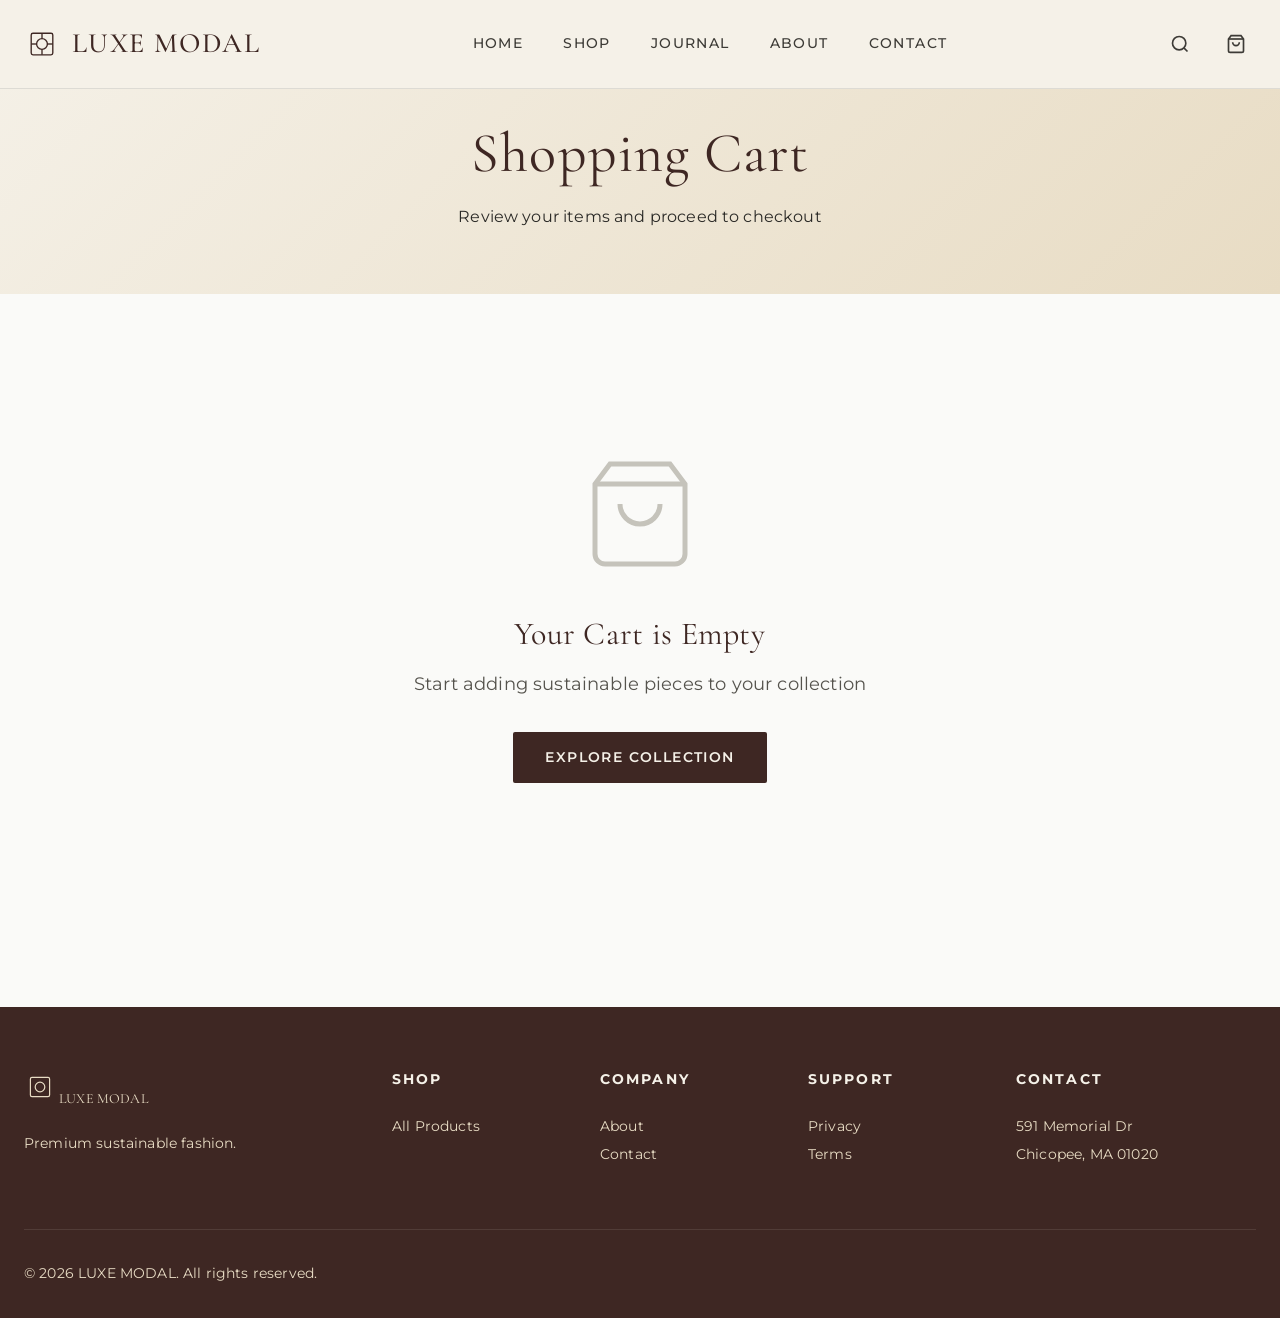
<file: cart.html>
<!DOCTYPE html>
<html lang="en">
<head>
    <meta charset="UTF-8">
    <meta name="viewport" content="width=device-width, initial-scale=1.0">
    <title>Shopping Cart - LUXE MODAL</title>
    <link rel="stylesheet" href="styles.css">
    <link rel="preconnect" href="https://fonts.googleapis.com">
    <link rel="preconnect" href="https://fonts.gstatic.com" crossorigin>
    <link href="https://fonts.googleapis.com/css2?family=Cormorant+Garamond:wght@300;400;500;600;700&family=Montserrat:wght@300;400;500;600;700&display=swap" rel="stylesheet">
</head>
<body>
    <!-- Header -->
    <header class="header" id="mainHeader">
        <div class="container">
            <div class="header-content">
                <a href="index.html" class="logo">
                    <svg width="36" height="36" viewBox="0 0 40 40" fill="none">
                        <rect x="8" y="8" width="24" height="24" stroke="currentColor" stroke-width="1.5" rx="2"/>
                        <circle cx="20" cy="20" r="6" stroke="currentColor" stroke-width="1.5"/>
                        <line x1="20" y1="8" x2="20" y2="14" stroke="currentColor" stroke-width="1.5"/>
                        <line x1="20" y1="26" x2="20" y2="32" stroke="currentColor" stroke-width="1.5"/>
                        <line x1="8" y1="20" x2="14" y2="20" stroke="currentColor" stroke-width="1.5"/>
                        <line x1="26" y1="20" x2="32" y2="20" stroke="currentColor" stroke-width="1.5"/>
                    </svg>
                    <span>LUXE MODAL</span>
                </a>
                <nav class="main-nav">
                    <a href="index.html" class="nav-link">Home</a>
                    <a href="shop.html" class="nav-link">Shop</a>
                    <a href="blog.html" class="nav-link">Journal</a>
                    <a href="about.html" class="nav-link">About</a>
                    <a href="contact.html" class="nav-link">Contact</a>
                </nav>
                <div class="header-actions">
                    <button class="header-icon" id="searchToggle">
                        <svg width="20" height="20" viewBox="0 0 24 24" fill="none" stroke="currentColor" stroke-width="2">
                            <circle cx="11" cy="11" r="8"/><path d="M21 21l-4.35-4.35"/>
                        </svg>
                    </button>
                    <button class="header-icon" id="cartToggle">
                        <svg width="20" height="20" viewBox="0 0 24 24" fill="none" stroke="currentColor" stroke-width="2">
                            <path d="M6 2L3 6v14a2 2 0 002 2h14a2 2 0 002-2V6l-3-4z"/><line x1="3" y1="6" x2="21" y2="6"/><path d="M16 10a4 4 0 01-8 0"/>
                        </svg>
                        <span class="cart-badge" id="cartCount">0</span>
                    </button>
                    <button class="mobile-menu-toggle" id="mobileMenuToggle">
                        <span></span><span></span><span></span>
                    </button>
                </div>
            </div>
        </div>
    </header>

    <!-- Mobile Menu -->
    <div class="mobile-menu" id="mobileMenu">
        <div class="mobile-menu-header">
            <span>MENU</span>
            <button class="mobile-menu-close" id="closeMobileMenu">×</button>
        </div>
        <nav class="mobile-nav">
            <a href="index.html">Home</a>
            <a href="shop.html">Shop</a>
            <a href="blog.html">Journal</a>
            <a href="about.html">About</a>
            <a href="contact.html">Contact</a>
        </nav>
    </div>

    <!-- Page Header -->
    <section class="page-header">
        <div class="container">
            <h1>Shopping Cart</h1>
            <p>Review your items and proceed to checkout</p>
        </div>
    </section>

    <!-- Cart Section -->
    <section class="section">
        <div class="container" style="max-width: 1200px;">
            <div id="cartEmptyPage" style="text-align: center; padding: 4rem 2rem; display: none;">
                <svg width="120" height="120" viewBox="0 0 24 24" fill="none" stroke="currentColor" stroke-width="1" style="margin: 0 auto 2rem; color: var(--gray-300);">
                    <path d="M6 2L3 6v14a2 2 0 002 2h14a2 2 0 002-2V6l-3-4z"/><line x1="3" y1="6" x2="21" y2="6"/><path d="M16 10a4 4 0 01-8 0"/>
                </svg>
                <h2 style="font-size: 2rem; margin-bottom: 1rem; color: var(--deep-brown);">Your Cart is Empty</h2>
                <p style="color: var(--gray-600); margin-bottom: 2rem; font-size: 1.125rem;">Start adding sustainable pieces to your collection</p>
                <a href="shop.html" class="btn btn-primary">Explore Collection</a>
            </div>

            <div id="cartPageContent" style="display: grid; grid-template-columns: 1fr; gap: 3rem;">
                <!-- Cart Items -->
                <div style="grid-column: 1;">
                    <h2 style="font-size: 1.5rem; margin-bottom: 2rem; color: var(--deep-brown);">Your Items (<span id="cartItemCount">0</span>)</h2>
                    <div id="cartItemsContainer"></div>
                </div>

                <!-- Order Summary -->
                <div style="grid-column: 1;">
                    <div style="position: sticky; top: 100px; background: var(--white); padding: 2rem; border-radius: var(--border-radius-lg); box-shadow: var(--shadow-md);">
                        <h3 style="font-size: 1.5rem; margin-bottom: 1.5rem; color: var(--deep-brown);">Order Summary</h3>
                        <div style="display: flex; justify-content: space-between; margin-bottom: 1rem; color: var(--gray-700);">
                            <span>Subtotal:</span>
                            <span id="cartSubtotal">$0.00</span>
                        </div>
                        <div style="display: flex; justify-content: space-between; margin-bottom: 1rem; color: var(--gray-700);">
                            <span>Shipping:</span>
                            <span id="cartShipping">$0.00</span>
                        </div>
                        <div style="display: flex; justify-content: space-between; margin-bottom: 1rem; color: var(--gray-700);">
                            <span>Tax (Estimated):</span>
                            <span id="cartTax">$0.00</span>
                        </div>
                        <div style="border-top: 2px solid var(--gray-200); padding-top: 1rem; margin-top: 1rem; display: flex; justify-content: space-between; align-items: center; font-size: 1.25rem; font-weight: 600; color: var(--deep-brown);">
                            <span>Total:</span>
                            <span id="cartTotal">$0.00</span>
                        </div>
                        <p style="font-size: 0.875rem; color: var(--sage-green); margin: 1rem 0; text-align: center; font-weight: 600;">✓ Free shipping on orders over $150</p>
                        <button onclick="proceedToCheckout()" class="btn btn-primary btn-block" style="margin-bottom: 1rem;">Proceed to Checkout</button>
                        <a href="shop.html" class="btn btn-outline btn-block">Continue Shopping</a>
                    </div>
                </div>
            </div>
        </div>
    </section>

    <!-- Footer -->
    <footer class="footer">
        <div class="container">
            <div class="footer-content">
                <div class="footer-col footer-about">
                    <a href="index.html" class="footer-logo">
                        <svg width="32" height="32" viewBox="0 0 40 40" fill="none">
                            <rect x="8" y="8" width="24" height="24" stroke="currentColor" stroke-width="1.5" rx="2"/>
                            <circle cx="20" cy="20" r="6" stroke="currentColor" stroke-width="1.5"/>
                        </svg>
                        <span>LUXE MODAL</span>
                    </a>
                    <p>Premium sustainable fashion.</p>
                </div>
                <div class="footer-col">
                    <h4>Shop</h4>
                    <a href="shop.html">All Products</a>
                </div>
                <div class="footer-col">
                    <h4>Company</h4>
                    <a href="about.html">About</a>
                    <a href="contact.html">Contact</a>
                </div>
                <div class="footer-col">
                    <h4>Support</h4>
                    <a href="privacy.html">Privacy</a>
                    <a href="terms.html">Terms</a>
                </div>
                <div class="footer-col">
                    <h4>Contact</h4>
                    <p>591 Memorial Dr<br>Chicopee, MA 01020</p>
                </div>
            </div>
            <div class="footer-bottom">
                <p>&copy; 2026 LUXE MODAL. All rights reserved.</p>
            </div>
        </div>
    </footer>

    <div class="modal" id="searchModal">
        <div class="modal-content modal-search">
            <div class="modal-header"><h3>Search</h3><button class="modal-close" id="closeSearch">×</button></div>
            <div class="modal-body"><input type="text" class="search-input" id="searchInput" placeholder="Search..."><div class="search-results" id="searchResults"></div></div>
        </div>
    </div>

    <script src="products-data.js"></script>
    <script src="app.js"></script>
    <script>
        function renderCartPage() {
            const cart = getCart();
            const cartEmpty = document.getElementById('cartEmptyPage');
            const cartContent = document.getElementById('cartPageContent');
            const container = document.getElementById('cartItemsContainer');

            if (cart.length === 0) {
                cartEmpty.style.display = 'block';
                cartContent.style.display = 'none';
                return;
            }

            cartEmpty.style.display = 'none';
            cartContent.style.display = 'grid';

            document.getElementById('cartItemCount').textContent = cart.length;

            let subtotal = 0;
            container.innerHTML = cart.map(item => {
                const product = allProducts.find(p => p.id === item.productId);
                const itemTotal = product.price * item.quantity;
                subtotal += itemTotal;

                return `
                    <div style="display: grid; grid-template-columns: 120px 1fr auto; gap: 1.5rem; padding: 1.5rem; background: var(--white); border-radius: var(--border-radius-lg); margin-bottom: 1rem; box-shadow: var(--shadow);">
                        <img src="${product.image}" alt="${product.name}" style="width: 120px; height: 150px; object-fit: cover; border-radius: var(--border-radius);">
                        <div>
                            <h3 style="font-size: 1.25rem; margin-bottom: 0.5rem; color: var(--deep-brown);">${product.name}</h3>
                            <p style="color: var(--gray-600); font-size: 0.875rem; margin-bottom: 0.5rem;">${product.type}</p>
                            ${item.size ? `<p style="color: var(--gray-600); font-size: 0.875rem;">Size: <strong>${item.size}</strong></p>` : ''}
                            ${item.color ? `<p style="color: var(--gray-600); font-size: 0.875rem;">Color: <span style="display: inline-block; width: 16px; height: 16px; background: ${item.color}; border-radius: 50%; vertical-align: middle; border: 1px solid var(--gray-300);"></span></p>` : ''}
                            <div style="display: flex; align-items: center; gap: 1rem; margin-top: 1rem;">
                                <div style="display: flex; align-items: center; gap: 0.5rem; border: 1px solid var(--gray-300); border-radius: var(--border-radius); padding: 0.25rem;">
                                    <button onclick="updateCartQuantity(${item.productId}, ${item.quantity - 1}, '${item.size}', '${item.color}')" style="width: 32px; height: 32px; background: transparent; border: none; cursor: pointer; font-size: 1.125rem; font-weight: 700; color: var(--gray-700);">−</button>
                                    <span style="min-width: 32px; text-align: center; font-weight: 600;">${item.quantity}</span>
                                    <button onclick="updateCartQuantity(${item.productId}, ${item.quantity + 1}, '${item.size}', '${item.color}')" style="width: 32px; height: 32px; background: transparent; border: none; cursor: pointer; font-size: 1.125rem; font-weight: 700; color: var(--gray-700);">+</button>
                                </div>
                                <button onclick="removeFromCart(${item.productId}, '${item.size}', '${item.color}')" style="color: var(--terracotta); font-size: 0.875rem; text-decoration: underline; background: none; border: none; cursor: pointer; font-weight: 600;">Remove</button>
                            </div>
                        </div>
                        <div style="text-align: right;">
                            <p style="font-size: 1.5rem; font-weight: 600; color: var(--deep-brown);">$${itemTotal.toFixed(2)}</p>
                            <p style="color: var(--gray-500); font-size: 0.875rem; margin-top: 0.25rem;">$${product.price.toFixed(2)} each</p>
                        </div>
                    </div>
                `;
            }).join('');

            const shipping = subtotal >= 150 ? 0 : 10;
            const tax = subtotal * 0.0625;
            const total = subtotal + shipping + tax;

            document.getElementById('cartSubtotal').textContent = `$${subtotal.toFixed(2)}`;
            document.getElementById('cartShipping').textContent = shipping === 0 ? 'FREE' : `$${shipping.toFixed(2)}`;
            document.getElementById('cartTax').textContent = `$${tax.toFixed(2)}`;
            document.getElementById('cartTotal').textContent = `$${total.toFixed(2)}`;
        }

        function updateCartQuantity(productId, newQuantity, size, color) {
            if (newQuantity < 1) {
                removeFromCart(productId, size, color);
                return;
            }
            if (newQuantity > 10) return;

            const cart = getCart();
            const itemIndex = cart.findIndex(item => 
                item.productId === productId && 
                item.size === size && 
                item.color === color
            );

            if (itemIndex !== -1) {
                cart[itemIndex].quantity = newQuantity;
                localStorage.setItem('cart', JSON.stringify(cart));
                renderCartPage();
                updateCartCount();
            }
        }

        function proceedToCheckout() {
            const cart = getCart();
            if (cart.length === 0) {
                alert('Your cart is empty!');
                return;
            }
            window.location.href = 'checkout.html';
        }

        renderCartPage();
    </script>

    <style>
        .page-header {
            padding-top: 120px;
            padding-bottom: 4rem;
            text-align: center;
            background: linear-gradient(135deg, var(--cream) 0%, var(--cream-dark) 100%);
        }
        @media (min-width: 1024px) {
            #cartPageContent {
                grid-template-columns: 2fr 1fr !important;
            }
        }
        @media (max-width: 768px) {
            div[style*="grid-template-columns: 120px"] {
                grid-template-columns: 1fr !important;
            }
        }
    </style>
</body>
</html>
</file>
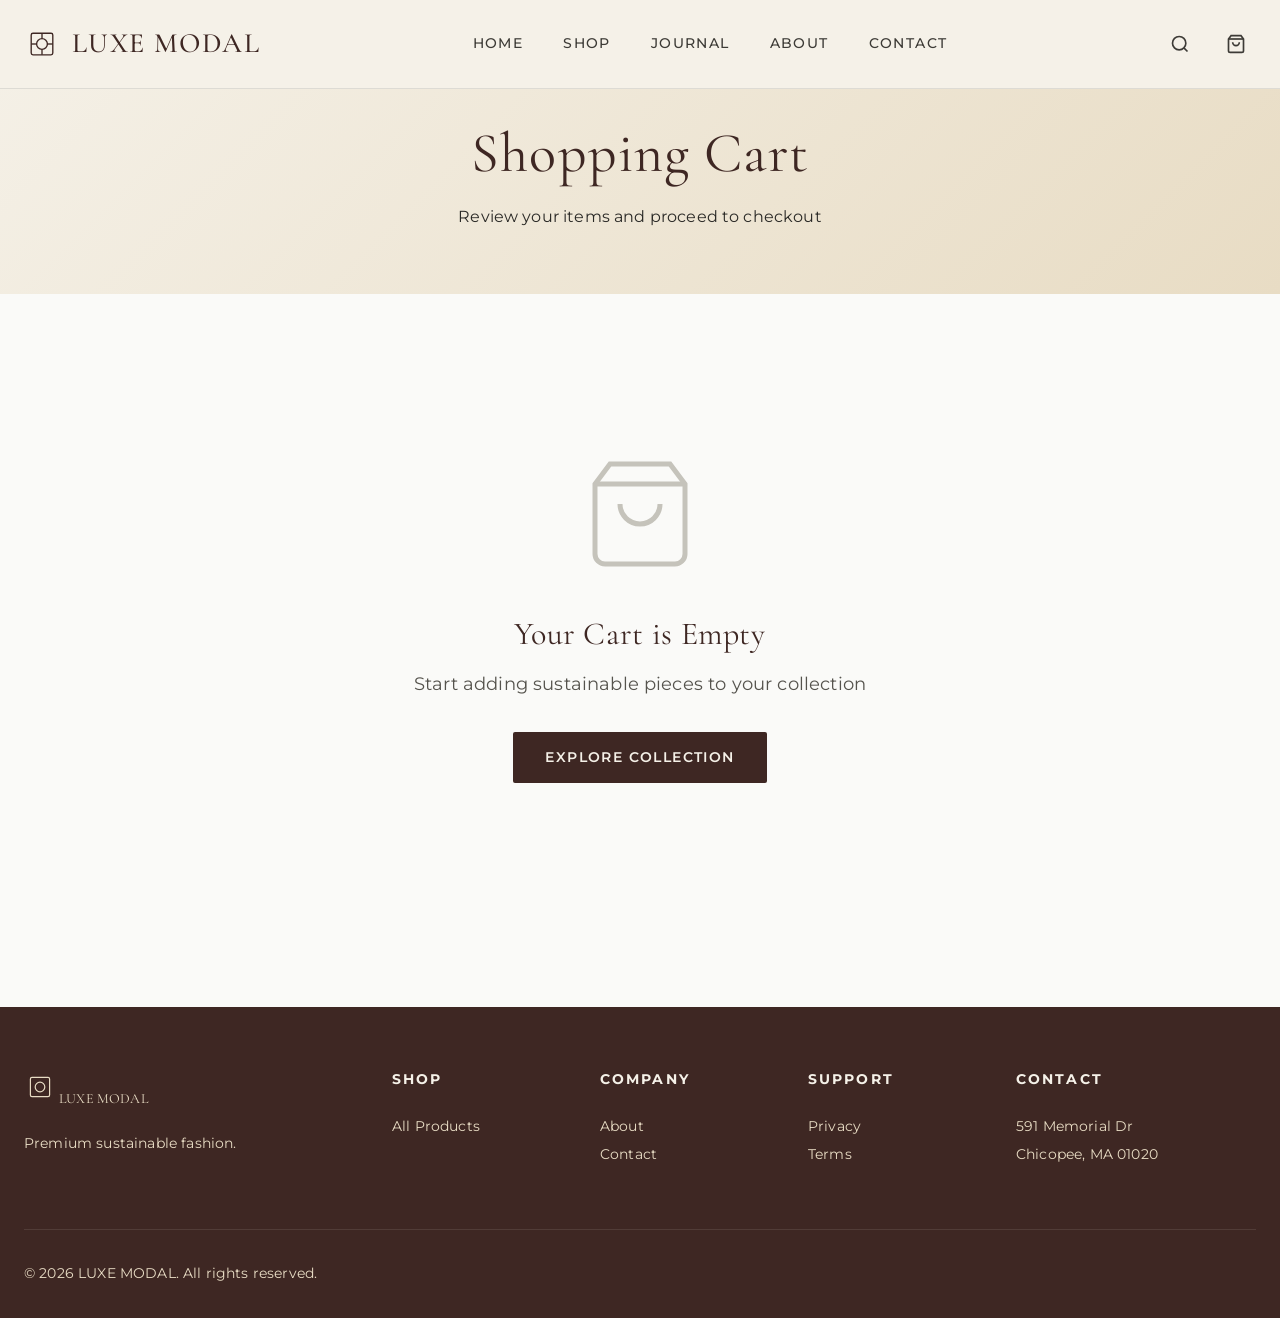
<file: checkout.html>
<!DOCTYPE html>
<html lang="en">
<head>
    <meta charset="UTF-8">
    <meta name="viewport" content="width=device-width, initial-scale=1.0">
    <title>Checkout - LUXE MODAL</title>
    <link rel="stylesheet" href="styles.css">
    <link rel="preconnect" href="https://fonts.googleapis.com">
    <link rel="preconnect" href="https://fonts.gstatic.com" crossorigin>
    <link href="https://fonts.googleapis.com/css2?family=Cormorant+Garamond:wght@300;400;500;600;700&family=Montserrat:wght@300;400;500;600;700&display=swap" rel="stylesheet">
</head>
<body>
    <!-- Header -->
    <header class="header" id="mainHeader">
        <div class="container">
            <div class="header-content">
                <a href="index.html" class="logo">
                    <svg width="36" height="36" viewBox="0 0 40 40" fill="none">
                        <rect x="8" y="8" width="24" height="24" stroke="currentColor" stroke-width="1.5" rx="2"/>
                        <circle cx="20" cy="20" r="6" stroke="currentColor" stroke-width="1.5"/>
                        <line x1="20" y1="8" x2="20" y2="14" stroke="currentColor" stroke-width="1.5"/>
                        <line x1="20" y1="26" x2="20" y2="32" stroke="currentColor" stroke-width="1.5"/>
                        <line x1="8" y1="20" x2="14" y2="20" stroke="currentColor" stroke-width="1.5"/>
                        <line x1="26" y1="20" x2="32" y2="20" stroke="currentColor" stroke-width="1.5"/>
                    </svg>
                    <span>LUXE MODAL</span>
                </a>
                <nav class="main-nav">
                    <a href="index.html" class="nav-link">Home</a>
                    <a href="shop.html" class="nav-link">Shop</a>
                    <a href="blog.html" class="nav-link">Journal</a>
                    <a href="about.html" class="nav-link">About</a>
                    <a href="contact.html" class="nav-link">Contact</a>
                </nav>
                <div class="header-actions">
                    <button class="header-icon" id="cartToggle">
                        <svg width="20" height="20" viewBox="0 0 24 24" fill="none" stroke="currentColor" stroke-width="2">
                            <path d="M6 2L3 6v14a2 2 0 002 2h14a2 2 0 002-2V6l-3-4z"/><line x1="3" y1="6" x2="21" y2="6"/><path d="M16 10a4 4 0 01-8 0"/>
                        </svg>
                        <span class="cart-badge" id="cartCount">0</span>
                    </button>
                </div>
            </div>
        </div>
    </header>

    <!-- Page Header -->
    <section class="page-header">
        <div class="container">
            <h1>Secure Checkout</h1>
            <div style="display: flex; justify-content: center; gap: 1rem; margin-top: 1.5rem; flex-wrap: wrap;">
                <div style="display: flex; align-items: center; gap: 0.5rem; padding: 0.5rem 1rem; background: var(--sage-green); color: var(--white); border-radius: 50px; font-size: 0.875rem; font-weight: 600;">
                    <span>1</span> Shipping
                </div>
                <div style="display: flex; align-items: center; gap: 0.5rem; padding: 0.5rem 1rem; background: var(--gray-300); color: var(--gray-600); border-radius: 50px; font-size: 0.875rem; font-weight: 600;">
                    <span>2</span> Payment
                </div>
                <div style="display: flex; align-items: center; gap: 0.5rem; padding: 0.5rem 1rem; background: var(--gray-300); color: var(--gray-600); border-radius: 50px; font-size: 0.875rem; font-weight: 600;">
                    <span>3</span> Confirmation
                </div>
            </div>
        </div>
    </section>

    <!-- Checkout Section -->
    <section class="section">
        <div class="container" style="max-width: 1200px;">
            <div style="display: grid; grid-template-columns: 1fr; gap: 3rem;">
                <!-- Checkout Form -->
                <div style="grid-column: 1;">
                    <form id="checkoutForm">
                        <!-- Contact Information -->
                        <div style="background: var(--white); padding: 2rem; border-radius: var(--border-radius-lg); margin-bottom: 2rem; box-shadow: var(--shadow);">
                            <h2 style="font-size: 1.5rem; margin-bottom: 1.5rem; color: var(--deep-brown);">Contact Information</h2>
                            <div style="display: grid; gap: 1.5rem;">
                                <div style="display: grid; grid-template-columns: 1fr 1fr; gap: 1.5rem;">
                                    <div>
                                        <label style="display: block; font-weight: 600; margin-bottom: 0.5rem; color: var(--deep-brown);">First Name *</label>
                                        <input type="text" id="firstName" required style="width: 100%; padding: 0.875rem; border: 2px solid var(--gray-200); border-radius: var(--border-radius); font-family: var(--font-body); font-size: 1rem;">
                                    </div>
                                    <div>
                                        <label style="display: block; font-weight: 600; margin-bottom: 0.5rem; color: var(--deep-brown);">Last Name *</label>
                                        <input type="text" id="lastName" required style="width: 100%; padding: 0.875rem; border: 2px solid var(--gray-200); border-radius: var(--border-radius); font-family: var(--font-body); font-size: 1rem;">
                                    </div>
                                </div>
                                <div>
                                    <label style="display: block; font-weight: 600; margin-bottom: 0.5rem; color: var(--deep-brown);">Email Address *</label>
                                    <input type="email" id="email" required style="width: 100%; padding: 0.875rem; border: 2px solid var(--gray-200); border-radius: var(--border-radius); font-family: var(--font-body); font-size: 1rem;">
                                </div>
                                <div>
                                    <label style="display: block; font-weight: 600; margin-bottom: 0.5rem; color: var(--deep-brown);">Phone Number *</label>
                                    <input type="tel" id="phone" required style="width: 100%; padding: 0.875rem; border: 2px solid var(--gray-200); border-radius: var(--border-radius); font-family: var(--font-body); font-size: 1rem;">
                                </div>
                            </div>
                        </div>

                        <!-- Shipping Address -->
                        <div style="background: var(--white); padding: 2rem; border-radius: var(--border-radius-lg); margin-bottom: 2rem; box-shadow: var(--shadow);">
                            <h2 style="font-size: 1.5rem; margin-bottom: 1.5rem; color: var(--deep-brown);">Shipping Address</h2>
                            <div style="display: grid; gap: 1.5rem;">
                                <div>
                                    <label style="display: block; font-weight: 600; margin-bottom: 0.5rem; color: var(--deep-brown);">Street Address *</label>
                                    <input type="text" id="address" required style="width: 100%; padding: 0.875rem; border: 2px solid var(--gray-200); border-radius: var(--border-radius); font-family: var(--font-body); font-size: 1rem;">
                                </div>
                                <div>
                                    <label style="display: block; font-weight: 600; margin-bottom: 0.5rem; color: var(--deep-brown);">Apartment, Suite, etc. (Optional)</label>
                                    <input type="text" id="address2" style="width: 100%; padding: 0.875rem; border: 2px solid var(--gray-200); border-radius: var(--border-radius); font-family: var(--font-body); font-size: 1rem;">
                                </div>
                                <div style="display: grid; grid-template-columns: 1fr 1fr 1fr; gap: 1.5rem;">
                                    <div>
                                        <label style="display: block; font-weight: 600; margin-bottom: 0.5rem; color: var(--deep-brown);">City *</label>
                                        <input type="text" id="city" required style="width: 100%; padding: 0.875rem; border: 2px solid var(--gray-200); border-radius: var(--border-radius); font-family: var(--font-body); font-size: 1rem;">
                                    </div>
                                    <div>
                                        <label style="display: block; font-weight: 600; margin-bottom: 0.5rem; color: var(--deep-brown);">State *</label>
                                        <select id="state" required style="width: 100%; padding: 0.875rem; border: 2px solid var(--gray-200); border-radius: var(--border-radius); font-family: var(--font-body); font-size: 1rem;">
                                            <option value="">Select State</option>
                                            <option value="MA">Massachusetts</option>
                                            <option value="NY">New York</option>
                                            <option value="CA">California</option>
                                            <option value="TX">Texas</option>
                                            <option value="FL">Florida</option>
                                        </select>
                                    </div>
                                    <div>
                                        <label style="display: block; font-weight: 600; margin-bottom: 0.5rem; color: var(--deep-brown);">ZIP Code *</label>
                                        <input type="text" id="zip" required style="width: 100%; padding: 0.875rem; border: 2px solid var(--gray-200); border-radius: var(--border-radius); font-family: var(--font-body); font-size: 1rem;">
                                    </div>
                                </div>
                            </div>
                        </div>

                        <!-- Payment Method -->
                        <div style="background: var(--white); padding: 2rem; border-radius: var(--border-radius-lg); margin-bottom: 2rem; box-shadow: var(--shadow);">
                            <h2 style="font-size: 1.5rem; margin-bottom: 1.5rem; color: var(--deep-brown);">Payment Method</h2>
                            <div style="display: grid; gap: 1rem;">
                                <label style="display: flex; align-items: center; gap: 1rem; padding: 1.5rem; border: 2px solid var(--sage-green); background: rgba(139, 157, 131, 0.05); border-radius: var(--border-radius); cursor: pointer;">
                                    <input type="radio" name="payment" value="cod" checked style="width: 20px; height: 20px;">
                                    <div>
                                        <div style="font-weight: 600; color: var(--deep-brown); margin-bottom: 0.25rem;">Cash on Delivery (COD)</div>
                                        <div style="font-size: 0.875rem; color: var(--gray-600);">Pay with cash when your order arrives</div>
                                    </div>
                                </label>
                                <label style="display: flex; align-items: center; gap: 1rem; padding: 1.5rem; border: 2px solid var(--gray-200); border-radius: var(--border-radius); cursor: pointer; opacity: 0.5;">
                                    <input type="radio" name="payment" value="card" disabled style="width: 20px; height: 20px;">
                                    <div>
                                        <div style="font-weight: 600; color: var(--deep-brown); margin-bottom: 0.25rem;">Credit/Debit Card (Coming Soon)</div>
                                        <div style="font-size: 0.875rem; color: var(--gray-600);">Visa, Mastercard, Amex</div>
                                    </div>
                                </label>
                            </div>
                        </div>

                        <!-- Order Notes -->
                        <div style="background: var(--white); padding: 2rem; border-radius: var(--border-radius-lg); margin-bottom: 2rem; box-shadow: var(--shadow);">
                            <h2 style="font-size: 1.5rem; margin-bottom: 1.5rem; color: var(--deep-brown);">Order Notes (Optional)</h2>
                            <textarea id="orderNotes" rows="4" placeholder="Special delivery instructions..." style="width: 100%; padding: 0.875rem; border: 2px solid var(--gray-200); border-radius: var(--border-radius); font-family: var(--font-body); font-size: 1rem; resize: vertical;"></textarea>
                        </div>

                        <button type="submit" class="btn btn-primary btn-block" style="padding: 1.25rem; font-size: 1.125rem;">Complete Order with COD</button>
                    </form>
                </div>

                <!-- Order Summary -->
                <div style="grid-column: 1;">
                    <div style="position: sticky; top: 100px; background: var(--white); padding: 2rem; border-radius: var(--border-radius-lg); box-shadow: var(--shadow-md);">
                        <h3 style="font-size: 1.5rem; margin-bottom: 1.5rem; color: var(--deep-brown);">Order Summary</h3>
                        <div id="checkoutItems" style="max-height: 300px; overflow-y: auto; margin-bottom: 1.5rem;"></div>
                        <div style="border-top: 2px solid var(--gray-200); padding-top: 1.5rem;">
                            <div style="display: flex; justify-content: space-between; margin-bottom: 0.75rem; color: var(--gray-700);">
                                <span>Subtotal:</span>
                                <span id="checkoutSubtotal">$0.00</span>
                            </div>
                            <div style="display: flex; justify-content: space-between; margin-bottom: 0.75rem; color: var(--gray-700);">
                                <span>Shipping:</span>
                                <span id="checkoutShipping">$0.00</span>
                            </div>
                            <div style="display: flex; justify-content: space-between; margin-bottom: 0.75rem; color: var(--gray-700);">
                                <span>Tax:</span>
                                <span id="checkoutTax">$0.00</span>
                            </div>
                            <div style="border-top: 2px solid var(--gray-200); padding-top: 1rem; margin-top: 1rem; display: flex; justify-content: space-between; font-size: 1.5rem; font-weight: 600; color: var(--deep-brown);">
                                <span>Total:</span>
                                <span id="checkoutTotal">$0.00</span>
                            </div>
                        </div>
                    </div>
                </div>
            </div>
        </div>
    </section>

    <!-- Footer -->
    <footer class="footer">
        <div class="container">
            <div class="footer-bottom">
                <p>&copy; 2026 LUXE MODAL. All rights reserved.</p>
            </div>
        </div>
    </footer>

    <script src="products-data.js"></script>
    <script src="app.js"></script>
    <script>
        function renderCheckoutSummary() {
            const cart = getCart();
            if (cart.length === 0) {
                window.location.href = 'cart.html';
                return;
            }

            const container = document.getElementById('checkoutItems');
            let subtotal = 0;

            container.innerHTML = cart.map(item => {
                const product = allProducts.find(p => p.id === item.productId);
                const itemTotal = product.price * item.quantity;
                subtotal += itemTotal;

                return `
                    <div style="display: flex; gap: 1rem; margin-bottom: 1rem; padding-bottom: 1rem; border-bottom: 1px solid var(--gray-200);">
                        <img src="${product.image}" alt="${product.name}" style="width: 60px; height: 75px; object-fit: cover; border-radius: var(--border-radius);">
                        <div style="flex: 1;">
                            <h4 style="font-size: 0.875rem; margin-bottom: 0.25rem; color: var(--deep-brown);">${product.name}</h4>
                            <p style="font-size: 0.75rem; color: var(--gray-600);">Qty: ${item.quantity}</p>
                            ${item.size ? `<p style="font-size: 0.75rem; color: var(--gray-600);">Size: ${item.size}</p>` : ''}
                        </div>
                        <div style="text-align: right;">
                            <p style="font-weight: 600; color: var(--deep-brown);">$${itemTotal.toFixed(2)}</p>
                        </div>
                    </div>
                `;
            }).join('');

            const shipping = subtotal >= 150 ? 0 : 10;
            const tax = subtotal * 0.0625;
            const total = subtotal + shipping + tax;

            document.getElementById('checkoutSubtotal').textContent = `$${subtotal.toFixed(2)}`;
            document.getElementById('checkoutShipping').textContent = shipping === 0 ? 'FREE' : `$${shipping.toFixed(2)}`;
            document.getElementById('checkoutTax').textContent = `$${tax.toFixed(2)}`;
            document.getElementById('checkoutTotal').textContent = `$${total.toFixed(2)}`;

            localStorage.setItem('orderTotal', total.toFixed(2));
        }

        document.getElementById('checkoutForm').addEventListener('submit', function(e) {
            e.preventDefault();

            const orderData = {
                customer: {
                    firstName: document.getElementById('firstName').value,
                    lastName: document.getElementById('lastName').value,
                    email: document.getElementById('email').value,
                    phone: document.getElementById('phone').value
                },
                shipping: {
                    address: document.getElementById('address').value,
                    address2: document.getElementById('address2').value,
                    city: document.getElementById('city').value,
                    state: document.getElementById('state').value,
                    zip: document.getElementById('zip').value
                },
                notes: document.getElementById('orderNotes').value,
                cart: getCart(),
                total: localStorage.getItem('orderTotal'),
                orderNumber: 'LXM' + Date.now(),
                date: new Date().toLocaleDateString()
            };

            localStorage.setItem('lastOrder', JSON.stringify(orderData));
            localStorage.removeItem('cart');
            window.location.href = 'checkout-confirmation.html';
        });

        renderCheckoutSummary();
    </script>

    <style>
        .page-header {
            padding-top: 120px;
            padding-bottom: 3rem;
            text-align: center;
            background: linear-gradient(135deg, var(--cream) 0%, var(--cream-dark) 100%);
        }
        @media (min-width: 1024px) {
            section .container > div {
                grid-template-columns: 2fr 1fr !important;
            }
        }
        @media (max-width: 768px) {
            div[style*="grid-template-columns: 1fr 1fr"] {
                grid-template-columns: 1fr !important;
            }
            div[style*="grid-template-columns: 1fr 1fr 1fr"] {
                grid-template-columns: 1fr !important;
            }
        }
    </style>
</body>
</html>
</file>
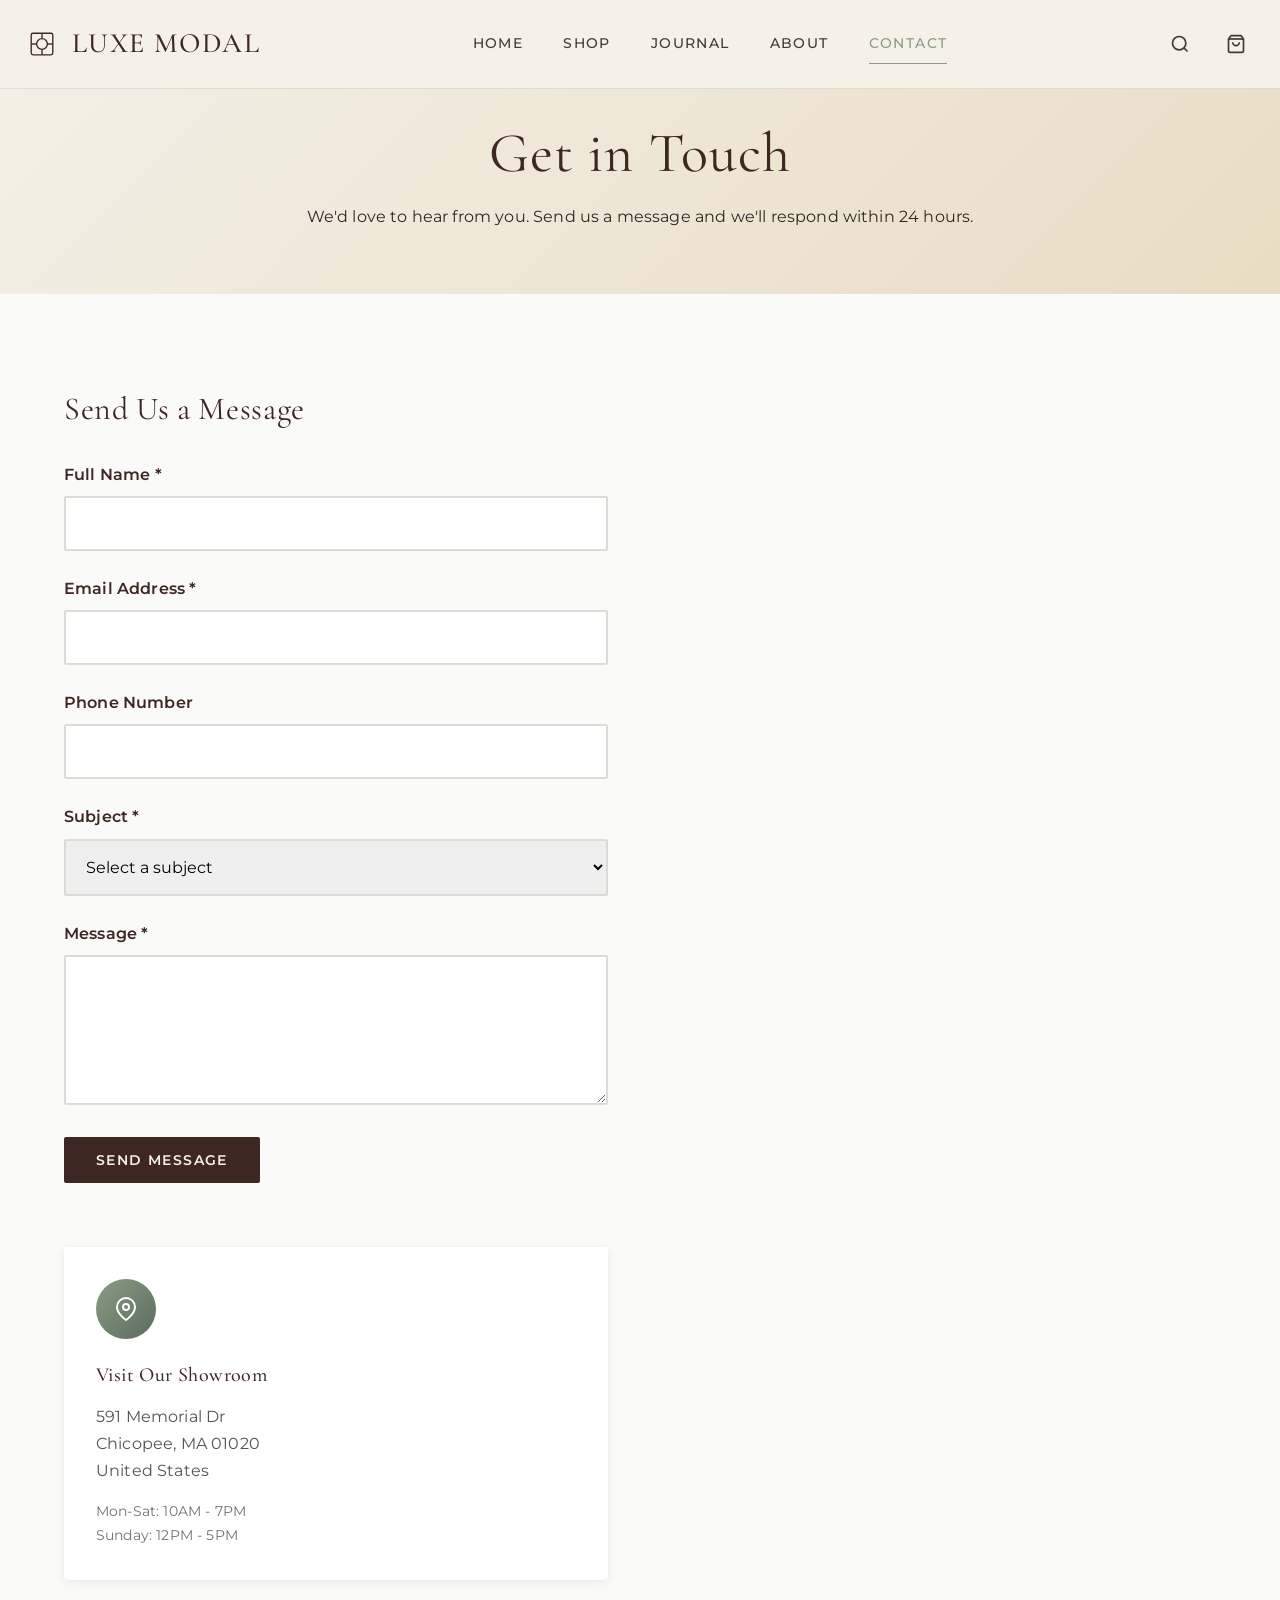
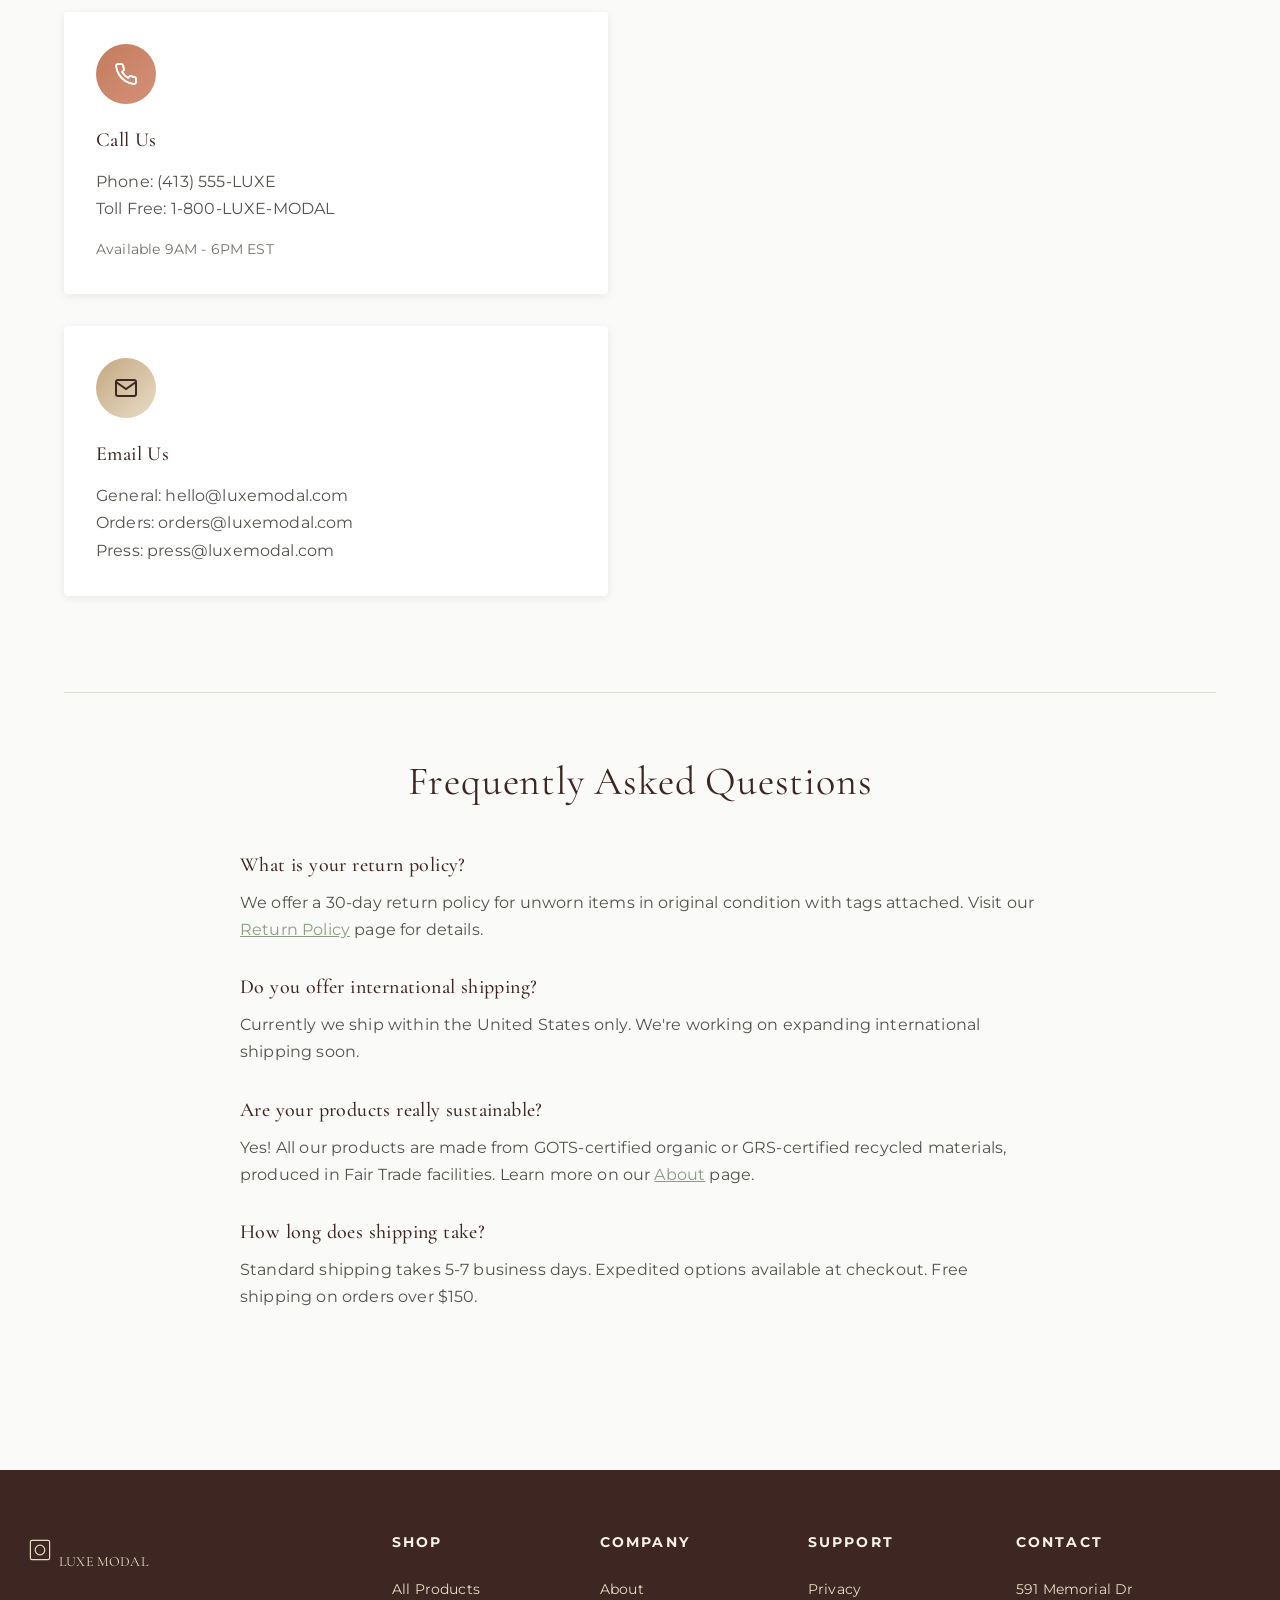
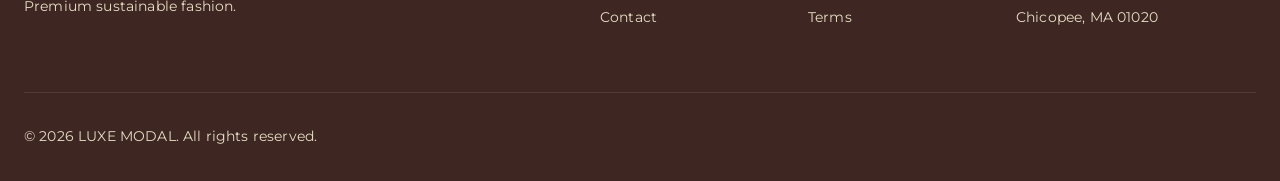
<file: contact.html>
<!DOCTYPE html>
<html lang="en">
<head>
    <meta charset="UTF-8">
    <meta name="viewport" content="width=device-width, initial-scale=1.0">
    <title>Contact Us - LUXE MODAL</title>
    <meta name="description" content="Get in touch with LUXE MODAL. We're here to help with any questions about sustainable fashion.">
    <link rel="stylesheet" href="styles.css">
    <link rel="preconnect" href="https://fonts.googleapis.com">
    <link rel="preconnect" href="https://fonts.gstatic.com" crossorigin>
    <link href="https://fonts.googleapis.com/css2?family=Cormorant+Garamond:wght@300;400;500;600;700&family=Montserrat:wght@300;400;500;600;700&display=swap" rel="stylesheet">
</head>
<body>
    <!-- Header -->
    <header class="header" id="mainHeader">
        <div class="container">
            <div class="header-content">
                <a href="index.html" class="logo">
                    <svg width="36" height="36" viewBox="0 0 40 40" fill="none">
                        <rect x="8" y="8" width="24" height="24" stroke="currentColor" stroke-width="1.5" rx="2"/>
                        <circle cx="20" cy="20" r="6" stroke="currentColor" stroke-width="1.5"/>
                        <line x1="20" y1="8" x2="20" y2="14" stroke="currentColor" stroke-width="1.5"/>
                        <line x1="20" y1="26" x2="20" y2="32" stroke="currentColor" stroke-width="1.5"/>
                        <line x1="8" y1="20" x2="14" y2="20" stroke="currentColor" stroke-width="1.5"/>
                        <line x1="26" y1="20" x2="32" y2="20" stroke="currentColor" stroke-width="1.5"/>
                    </svg>
                    <span>LUXE MODAL</span>
                </a>
                <nav class="main-nav">
                    <a href="index.html" class="nav-link">Home</a>
                    <a href="shop.html" class="nav-link">Shop</a>
                    <a href="blog.html" class="nav-link">Journal</a>
                    <a href="about.html" class="nav-link">About</a>
                    <a href="contact.html" class="nav-link active">Contact</a>
                </nav>
                <div class="header-actions">
                    <button class="header-icon" id="searchToggle">
                        <svg width="20" height="20" viewBox="0 0 24 24" fill="none" stroke="currentColor" stroke-width="2">
                            <circle cx="11" cy="11" r="8"/><path d="M21 21l-4.35-4.35"/>
                        </svg>
                    </button>
                    <button class="header-icon" id="cartToggle">
                        <svg width="20" height="20" viewBox="0 0 24 24" fill="none" stroke="currentColor" stroke-width="2">
                            <path d="M6 2L3 6v14a2 2 0 002 2h14a2 2 0 002-2V6l-3-4z"/><line x1="3" y1="6" x2="21" y2="6"/><path d="M16 10a4 4 0 01-8 0"/>
                        </svg>
                        <span class="cart-badge" id="cartCount">0</span>
                    </button>
                    <button class="mobile-menu-toggle" id="mobileMenuToggle">
                        <span></span><span></span><span></span>
                    </button>
                </div>
            </div>
        </div>
    </header>

    <!-- Mobile Menu -->
    <div class="mobile-menu" id="mobileMenu">
        <div class="mobile-menu-header">
            <span>MENU</span>
            <button class="mobile-menu-close" id="closeMobileMenu">×</button>
        </div>
        <nav class="mobile-nav">
            <a href="index.html">Home</a>
            <a href="shop.html">Shop</a>
            <a href="blog.html">Journal</a>
            <a href="about.html">About</a>
            <a href="contact.html">Contact</a>
        </nav>
    </div>

    <!-- Page Header -->
    <section class="page-header">
        <div class="container">
            <h1>Get in Touch</h1>
            <p>We'd love to hear from you. Send us a message and we'll respond within 24 hours.</p>
        </div>
    </section>

    <!-- Contact Section -->
    <section class="section">
        <div class="container" style="max-width: 1200px;">
            <div style="display: grid; grid-template-columns: 1fr; gap: 4rem;">
                <!-- Contact Form -->
                <div style="grid-column: 1; order: 2;">
                    <h2 style="font-size: 2rem; margin-bottom: 2rem; color: var(--deep-brown);">Send Us a Message</h2>
                    <form id="contactForm" style="display: grid; gap: 1.5rem;">
                        <div style="display: grid; grid-template-columns: 1fr; gap: 1.5rem;">
                            <div>
                                <label style="display: block; font-weight: 600; margin-bottom: 0.5rem; color: var(--deep-brown);">Full Name *</label>
                                <input type="text" id="name" required style="width: 100%; padding: 1rem; border: 2px solid var(--gray-200); border-radius: var(--border-radius); font-family: var(--font-body); font-size: 1rem; transition: var(--transition);">
                            </div>
                            <div>
                                <label style="display: block; font-weight: 600; margin-bottom: 0.5rem; color: var(--deep-brown);">Email Address *</label>
                                <input type="email" id="email" required style="width: 100%; padding: 1rem; border: 2px solid var(--gray-200); border-radius: var(--border-radius); font-family: var(--font-body); font-size: 1rem;">
                            </div>
                        </div>
                        <div>
                            <label style="display: block; font-weight: 600; margin-bottom: 0.5rem; color: var(--deep-brown);">Phone Number</label>
                            <input type="tel" id="phone" style="width: 100%; padding: 1rem; border: 2px solid var(--gray-200); border-radius: var(--border-radius); font-family: var(--font-body); font-size: 1rem;">
                        </div>
                        <div>
                            <label style="display: block; font-weight: 600; margin-bottom: 0.5rem; color: var(--deep-brown);">Subject *</label>
                            <select id="subject" required style="width: 100%; padding: 1rem; border: 2px solid var(--gray-200); border-radius: var(--border-radius); font-family: var(--font-body); font-size: 1rem;">
                                <option value="">Select a subject</option>
                                <option value="order">Order Inquiry</option>
                                <option value="product">Product Question</option>
                                <option value="shipping">Shipping & Delivery</option>
                                <option value="returns">Returns & Exchanges</option>
                                <option value="sustainability">Sustainability</option>
                                <option value="other">Other</option>
                            </select>
                        </div>
                        <div>
                            <label style="display: block; font-weight: 600; margin-bottom: 0.5rem; color: var(--deep-brown);">Message *</label>
                            <textarea id="message" rows="6" required style="width: 100%; padding: 1rem; border: 2px solid var(--gray-200); border-radius: var(--border-radius); font-family: var(--font-body); font-size: 1rem; resize: vertical;"></textarea>
                        </div>
                        <button type="submit" class="btn btn-primary" style="justify-self: start;">Send Message</button>
                        <div id="formMessage" style="display: none; padding: 1rem; border-radius: var(--border-radius); margin-top: 1rem;"></div>
                    </form>
                </div>

                <!-- Contact Info -->
                <div style="grid-column: 1; order: 1;">
                    <div style="display: grid; grid-template-columns: 1fr; gap: 2rem;">
                        <div style="background: var(--white); padding: 2rem; border-radius: var(--border-radius-lg); box-shadow: var(--shadow);">
                            <div style="width: 60px; height: 60px; background: linear-gradient(135deg, var(--sage-green) 0%, var(--sage-dark) 100%); border-radius: 50%; display: flex; align-items: center; justify-content: center; margin-bottom: 1.5rem; color: var(--white);">
                                <svg width="24" height="24" viewBox="0 0 24 24" fill="none" stroke="currentColor" stroke-width="2">
                                    <path d="M21 10c0 7-9 13-9 13s-9-6-9-13a9 9 0 0118 0z"/><circle cx="12" cy="10" r="3"/>
                                </svg>
                            </div>
                            <h3 style="font-size: 1.25rem; margin-bottom: 1rem; color: var(--deep-brown);">Visit Our Showroom</h3>
                            <p style="color: var(--gray-600); line-height: 1.7;">591 Memorial Dr<br>Chicopee, MA 01020<br>United States</p>
                            <p style="color: var(--gray-500); font-size: 0.875rem; margin-top: 1rem;">Mon-Sat: 10AM - 7PM<br>Sunday: 12PM - 5PM</p>
                        </div>

                        <div style="background: var(--white); padding: 2rem; border-radius: var(--border-radius-lg); box-shadow: var(--shadow);">
                            <div style="width: 60px; height: 60px; background: linear-gradient(135deg, var(--terracotta) 0%, var(--terracotta-light) 100%); border-radius: 50%; display: flex; align-items: center; justify-content: center; margin-bottom: 1.5rem; color: var(--white);">
                                <svg width="24" height="24" viewBox="0 0 24 24" fill="none" stroke="currentColor" stroke-width="2">
                                    <path d="M22 16.92v3a2 2 0 01-2.18 2 19.79 19.79 0 01-8.63-3.07 19.5 19.5 0 01-6-6 19.79 19.79 0 01-3.07-8.67A2 2 0 014.11 2h3a2 2 0 012 1.72 12.84 12.84 0 00.7 2.81 2 2 0 01-.45 2.11L8.09 9.91a16 16 0 006 6l1.27-1.27a2 2 0 012.11-.45 12.84 12.84 0 002.81.7A2 2 0 0122 16.92z"/>
                                </svg>
                            </div>
                            <h3 style="font-size: 1.25rem; margin-bottom: 1rem; color: var(--deep-brown);">Call Us</h3>
                            <p style="color: var(--gray-600); line-height: 1.7;">Phone: (413) 555-LUXE<br>Toll Free: 1-800-LUXE-MODAL</p>
                            <p style="color: var(--gray-500); font-size: 0.875rem; margin-top: 1rem;">Available 9AM - 6PM EST</p>
                        </div>

                        <div style="background: var(--white); padding: 2rem; border-radius: var(--border-radius-lg); box-shadow: var(--shadow);">
                            <div style="width: 60px; height: 60px; background: linear-gradient(135deg, var(--warm-beige) 0%, var(--cream-dark) 100%); border-radius: 50%; display: flex; align-items: center; justify-content: center; margin-bottom: 1.5rem; color: var(--deep-brown);">
                                <svg width="24" height="24" viewBox="0 0 24 24" fill="none" stroke="currentColor" stroke-width="2">
                                    <path d="M4 4h16c1.1 0 2 .9 2 2v12c0 1.1-.9 2-2 2H4c-1.1 0-2-.9-2-2V6c0-1.1.9-2 2-2z"/><polyline points="22,6 12,13 2,6"/>
                                </svg>
                            </div>
                            <h3 style="font-size: 1.25rem; margin-bottom: 1rem; color: var(--deep-brown);">Email Us</h3>
                            <p style="color: var(--gray-600); line-height: 1.7;">General: hello@luxemodal.com<br>Orders: orders@luxemodal.com<br>Press: press@luxemodal.com</p>
                        </div>
                    </div>
                </div>
            </div>

            <!-- FAQ Section -->
            <div style="margin-top: 6rem; padding-top: 4rem; border-top: 1px solid var(--gray-200);">
                <h2 style="text-align: center; font-size: 2.5rem; margin-bottom: 3rem; color: var(--deep-brown);">Frequently Asked Questions</h2>
                <div style="max-width: 800px; margin: 0 auto; display: grid; gap: 2rem;">
                    <div>
                        <h3 style="font-size: 1.25rem; margin-bottom: 0.75rem; color: var(--deep-brown);">What is your return policy?</h3>
                        <p style="color: var(--gray-600); line-height: 1.7;">We offer a 30-day return policy for unworn items in original condition with tags attached. Visit our <a href="return-policy.html" style="color: var(--sage-green); text-decoration: underline;">Return Policy</a> page for details.</p>
                    </div>
                    <div>
                        <h3 style="font-size: 1.25rem; margin-bottom: 0.75rem; color: var(--deep-brown);">Do you offer international shipping?</h3>
                        <p style="color: var(--gray-600); line-height: 1.7;">Currently we ship within the United States only. We're working on expanding international shipping soon.</p>
                    </div>
                    <div>
                        <h3 style="font-size: 1.25rem; margin-bottom: 0.75rem; color: var(--deep-brown);">Are your products really sustainable?</h3>
                        <p style="color: var(--gray-600); line-height: 1.7;">Yes! All our products are made from GOTS-certified organic or GRS-certified recycled materials, produced in Fair Trade facilities. Learn more on our <a href="about.html#sustainability" style="color: var(--sage-green); text-decoration: underline;">About</a> page.</p>
                    </div>
                    <div>
                        <h3 style="font-size: 1.25rem; margin-bottom: 0.75rem; color: var(--deep-brown);">How long does shipping take?</h3>
                        <p style="color: var(--gray-600); line-height: 1.7;">Standard shipping takes 5-7 business days. Expedited options available at checkout. Free shipping on orders over $150.</p>
                    </div>
                </div>
            </div>
        </div>
    </section>

    <!-- Footer -->
    <footer class="footer">
        <div class="container">
            <div class="footer-content">
                <div class="footer-col footer-about">
                    <a href="index.html" class="footer-logo">
                        <svg width="32" height="32" viewBox="0 0 40 40" fill="none">
                            <rect x="8" y="8" width="24" height="24" stroke="currentColor" stroke-width="1.5" rx="2"/>
                            <circle cx="20" cy="20" r="6" stroke="currentColor" stroke-width="1.5"/>
                        </svg>
                        <span>LUXE MODAL</span>
                    </a>
                    <p>Premium sustainable fashion.</p>
                </div>
                <div class="footer-col">
                    <h4>Shop</h4>
                    <a href="shop.html">All Products</a>
                </div>
                <div class="footer-col">
                    <h4>Company</h4>
                    <a href="about.html">About</a>
                    <a href="contact.html">Contact</a>
                </div>
                <div class="footer-col">
                    <h4>Support</h4>
                    <a href="privacy.html">Privacy</a>
                    <a href="terms.html">Terms</a>
                </div>
                <div class="footer-col">
                    <h4>Contact</h4>
                    <p>591 Memorial Dr<br>Chicopee, MA 01020</p>
                </div>
            </div>
            <div class="footer-bottom">
                <p>&copy; 2026 LUXE MODAL. All rights reserved.</p>
            </div>
        </div>
    </footer>

    <div class="modal" id="searchModal">
        <div class="modal-content modal-search">
            <div class="modal-header"><h3>Search</h3><button class="modal-close" id="closeSearch">×</button></div>
            <div class="modal-body"><input type="text" class="search-input" id="searchInput" placeholder="Search..."><div class="search-results" id="searchResults"></div></div>
        </div>
    </div>

    <div class="modal" id="cartModal">
        <div class="modal-content modal-cart">
            <div class="modal-header"><h3>Cart (<span id="cartModalCount">0</span>)</h3><button class="modal-close" onclick="closeCartModal()">×</button></div>
            <div class="modal-body">
                <div id="cartEmptyState" class="empty-state"><h4>Cart is empty</h4><a href="shop.html" class="btn btn-primary">Shop Now</a></div>
                <div id="cartModalContent" style="display:none;"><div id="cartModalItems"></div><div class="cart-modal-footer"><div class="cart-modal-total"><span>Total:</span><strong id="cartModalTotal">$0.00</strong></div><a href="cart.html" class="btn btn-primary btn-block">Checkout</a></div></div>
            </div>
        </div>
    </div>

    <script src="products-data.js"></script>
    <script src="app.js"></script>
    <script>
        document.getElementById('contactForm').addEventListener('submit', function(e) {
            e.preventDefault();
            const formMessage = document.getElementById('formMessage');
            formMessage.style.display = 'block';
            formMessage.style.background = 'var(--sage-green)';
            formMessage.style.color = 'var(--white)';
            formMessage.textContent = '✓ Thank you! Your message has been sent. We\'ll respond within 24 hours.';
            this.reset();
            setTimeout(() => {
                formMessage.style.display = 'none';
            }, 5000);
        });

        // Form validation styling
        document.querySelectorAll('input, select, textarea').forEach(field => {
            field.addEventListener('focus', function() {
                this.style.borderColor = 'var(--sage-green)';
                this.style.outline = 'none';
            });
            field.addEventListener('blur', function() {
                this.style.borderColor = 'var(--gray-200)';
            });
        });
    </script>

    <style>
        .page-header {
            padding-top: 120px;
            padding-bottom: 4rem;
            text-align: center;
            background: linear-gradient(135deg, var(--cream) 0%, var(--cream-dark) 100%);
        }
        @media (min-width: 1024px) {
            section .container > div[style*="display: grid"] {
                grid-template-columns: 1fr 1fr !important;
            }
            section .container > div[style*="display: grid"] > div:first-child {
                order: 1 !important;
            }
            section .container > div[style*="display: grid"] > div:last-child {
                order: 2 !important;
            }
        }
    </style>
</body>
</html>
</file>
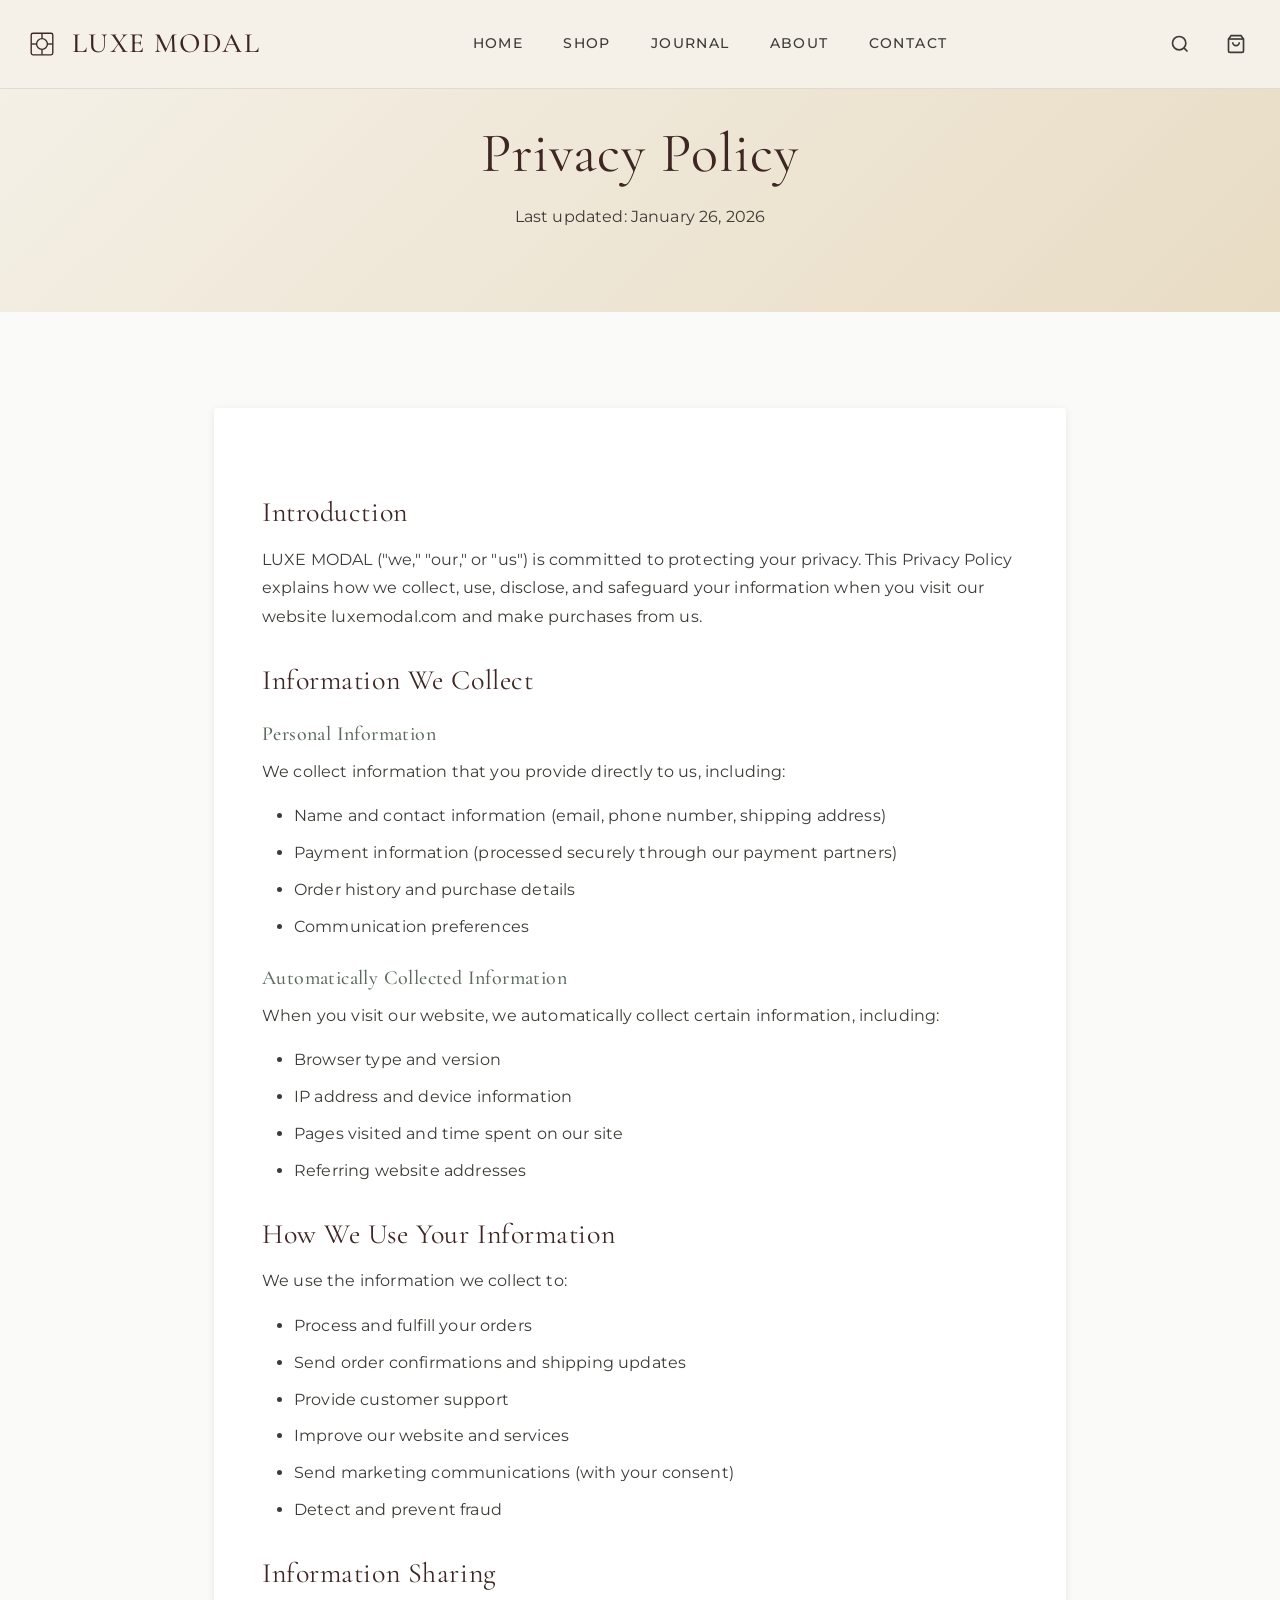
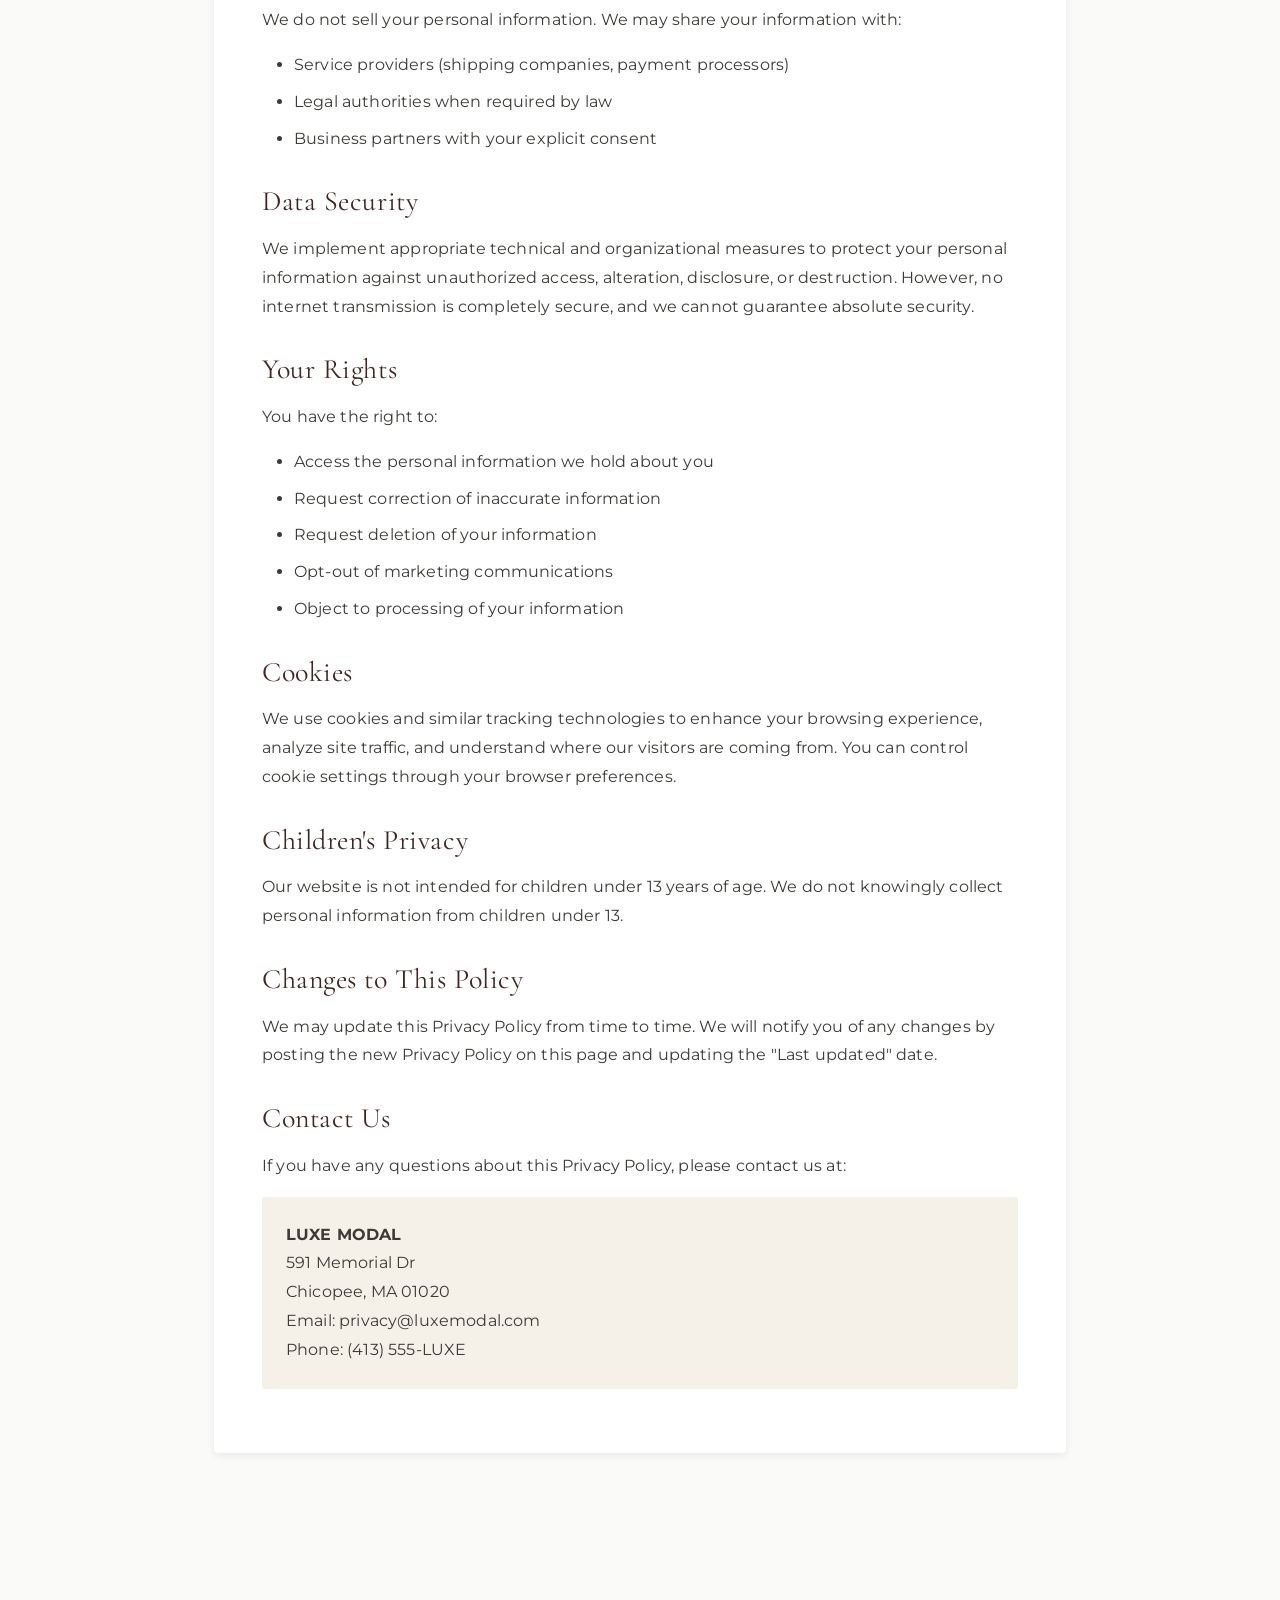
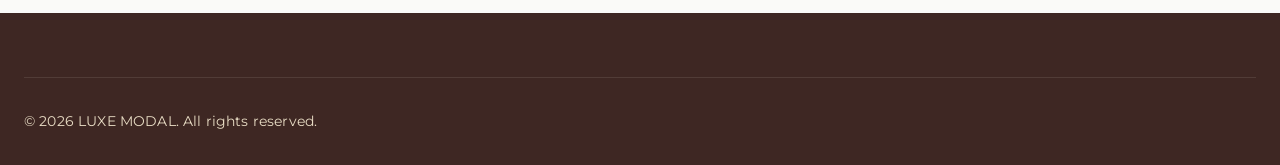
<file: privacy.html>
<!DOCTYPE html>
<html lang="en">
<head>
    <meta charset="UTF-8">
    <meta name="viewport" content="width=device-width, initial-scale=1.0">
    <title>Privacy Policy - LUXE MODAL</title>
    <link rel="stylesheet" href="styles.css">
    <link rel="preconnect" href="https://fonts.googleapis.com">
    <link rel="preconnect" href="https://fonts.gstatic.com" crossorigin>
    <link href="https://fonts.googleapis.com/css2?family=Cormorant+Garamond:wght@300;400;500;600;700&family=Montserrat:wght@300;400;500;600;700&display=swap" rel="stylesheet">
</head>
<body>
    <header class="header" id="mainHeader">
        <div class="container">
            <div class="header-content">
                <a href="index.html" class="logo">
                    <svg width="36" height="36" viewBox="0 0 40 40" fill="none">
                        <rect x="8" y="8" width="24" height="24" stroke="currentColor" stroke-width="1.5" rx="2"/>
                        <circle cx="20" cy="20" r="6" stroke="currentColor" stroke-width="1.5"/>
                        <line x1="20" y1="8" x2="20" y2="14" stroke="currentColor" stroke-width="1.5"/>
                        <line x1="20" y1="26" x2="20" y2="32" stroke="currentColor" stroke-width="1.5"/>
                        <line x1="8" y1="20" x2="14" y2="20" stroke="currentColor" stroke-width="1.5"/>
                        <line x1="26" y1="20" x2="32" y2="20" stroke="currentColor" stroke-width="1.5"/>
                    </svg>
                    <span>LUXE MODAL</span>
                </a>
                <nav class="main-nav">
                    <a href="index.html" class="nav-link">Home</a>
                    <a href="shop.html" class="nav-link">Shop</a>
                    <a href="blog.html" class="nav-link">Journal</a>
                    <a href="about.html" class="nav-link">About</a>
                    <a href="contact.html" class="nav-link">Contact</a>
                </nav>
                <div class="header-actions">
                    <button class="header-icon" id="searchToggle">
                        <svg width="20" height="20" viewBox="0 0 24 24" fill="none" stroke="currentColor" stroke-width="2">
                            <circle cx="11" cy="11" r="8"/><path d="M21 21l-4.35-4.35"/>
                        </svg>
                    </button>
                    <button class="header-icon" id="cartToggle">
                        <svg width="20" height="20" viewBox="0 0 24 24" fill="none" stroke="currentColor" stroke-width="2">
                            <path d="M6 2L3 6v14a2 2 0 002 2h14a2 2 0 002-2V6l-3-4z"/><line x1="3" y1="6" x2="21" y2="6"/><path d="M16 10a4 4 0 01-8 0"/>
                        </svg>
                        <span class="cart-badge" id="cartCount">0</span>
                    </button>
                    <button class="mobile-menu-toggle" id="mobileMenuToggle">
                        <span></span><span></span><span></span>
                    </button>
                </div>
            </div>
        </div>
    </header>

    <div class="mobile-menu" id="mobileMenu">
        <div class="mobile-menu-header">
            <span>MENU</span>
            <button class="mobile-menu-close" id="closeMobileMenu">×</button>
        </div>
        <nav class="mobile-nav">
            <a href="index.html">Home</a>
            <a href="shop.html">Shop</a>
            <a href="blog.html">Journal</a>
            <a href="about.html">About</a>
            <a href="contact.html">Contact</a>
        </nav>
    </div>

    <section class="page-header">
        <div class="container">
            <h1>Privacy Policy</h1>
            <p>Last updated: January 26, 2026</p>
        </div>
    </section>

    <section class="section">
        <div class="container" style="max-width: 900px;">
            <div style="background: var(--white); padding: 3rem; border-radius: var(--border-radius-lg); box-shadow: var(--shadow);">
                <h2>Introduction</h2>
                <p>LUXE MODAL ("we," "our," or "us") is committed to protecting your privacy. This Privacy Policy explains how we collect, use, disclose, and safeguard your information when you visit our website luxemodal.com and make purchases from us.</p>

                <h2 style="margin-top: 2rem;">Information We Collect</h2>
                <h3>Personal Information</h3>
                <p>We collect information that you provide directly to us, including:</p>
                <ul>
                    <li>Name and contact information (email, phone number, shipping address)</li>
                    <li>Payment information (processed securely through our payment partners)</li>
                    <li>Order history and purchase details</li>
                    <li>Communication preferences</li>
                </ul>

                <h3 style="margin-top: 1.5rem;">Automatically Collected Information</h3>
                <p>When you visit our website, we automatically collect certain information, including:</p>
                <ul>
                    <li>Browser type and version</li>
                    <li>IP address and device information</li>
                    <li>Pages visited and time spent on our site</li>
                    <li>Referring website addresses</li>
                </ul>

                <h2 style="margin-top: 2rem;">How We Use Your Information</h2>
                <p>We use the information we collect to:</p>
                <ul>
                    <li>Process and fulfill your orders</li>
                    <li>Send order confirmations and shipping updates</li>
                    <li>Provide customer support</li>
                    <li>Improve our website and services</li>
                    <li>Send marketing communications (with your consent)</li>
                    <li>Detect and prevent fraud</li>
                </ul>

                <h2 style="margin-top: 2rem;">Information Sharing</h2>
                <p>We do not sell your personal information. We may share your information with:</p>
                <ul>
                    <li>Service providers (shipping companies, payment processors)</li>
                    <li>Legal authorities when required by law</li>
                    <li>Business partners with your explicit consent</li>
                </ul>

                <h2 style="margin-top: 2rem;">Data Security</h2>
                <p>We implement appropriate technical and organizational measures to protect your personal information against unauthorized access, alteration, disclosure, or destruction. However, no internet transmission is completely secure, and we cannot guarantee absolute security.</p>

                <h2 style="margin-top: 2rem;">Your Rights</h2>
                <p>You have the right to:</p>
                <ul>
                    <li>Access the personal information we hold about you</li>
                    <li>Request correction of inaccurate information</li>
                    <li>Request deletion of your information</li>
                    <li>Opt-out of marketing communications</li>
                    <li>Object to processing of your information</li>
                </ul>

                <h2 style="margin-top: 2rem;">Cookies</h2>
                <p>We use cookies and similar tracking technologies to enhance your browsing experience, analyze site traffic, and understand where our visitors are coming from. You can control cookie settings through your browser preferences.</p>

                <h2 style="margin-top: 2rem;">Children's Privacy</h2>
                <p>Our website is not intended for children under 13 years of age. We do not knowingly collect personal information from children under 13.</p>

                <h2 style="margin-top: 2rem;">Changes to This Policy</h2>
                <p>We may update this Privacy Policy from time to time. We will notify you of any changes by posting the new Privacy Policy on this page and updating the "Last updated" date.</p>

                <h2 style="margin-top: 2rem;">Contact Us</h2>
                <p>If you have any questions about this Privacy Policy, please contact us at:</p>
                <p style="margin-top: 1rem; padding: 1.5rem; background: var(--cream); border-radius: var(--border-radius);">
                    <strong>LUXE MODAL</strong><br>
                    591 Memorial Dr<br>
                    Chicopee, MA 01020<br>
                    Email: privacy@luxemodal.com<br>
                    Phone: (413) 555-LUXE
                </p>
            </div>
        </div>
    </section>

    <footer class="footer">
        <div class="container">
            <div class="footer-bottom">
                <p>&copy; 2026 LUXE MODAL. All rights reserved.</p>
            </div>
        </div>
    </footer>

    <div class="modal" id="searchModal">
        <div class="modal-content modal-search">
            <div class="modal-header"><h3>Search</h3><button class="modal-close" id="closeSearch">×</button></div>
            <div class="modal-body"><input type="text" class="search-input" id="searchInput" placeholder="Search..."><div class="search-results" id="searchResults"></div></div>
        </div>
    </div>

    <div class="modal" id="cartModal">
        <div class="modal-content modal-cart">
            <div class="modal-header"><h3>Cart (<span id="cartModalCount">0</span>)</h3><button class="modal-close" onclick="closeCartModal()">×</button></div>
            <div class="modal-body">
                <div id="cartEmptyState" class="empty-state"><h4>Cart is empty</h4><a href="shop.html" class="btn btn-primary">Shop Now</a></div>
                <div id="cartModalContent" style="display:none;"><div id="cartModalItems"></div><div class="cart-modal-footer"><div class="cart-modal-total"><span>Total:</span><strong id="cartModalTotal">$0.00</strong></div><a href="cart.html" class="btn btn-primary btn-block">Checkout</a></div></div>
            </div>
        </div>
    </div>

    <script src="products-data.js"></script>
    <script src="app.js"></script>

    <style>
        .page-header {
            padding-top: 120px;
            padding-bottom: 4rem;
            text-align: center;
            background: linear-gradient(135deg, var(--cream) 0%, var(--cream-dark) 100%);
        }
        section h2 {
            font-size: 1.75rem;
            margin-top: 2.5rem;
            margin-bottom: 1rem;
            color: var(--deep-brown);
        }
        section h3 {
            font-size: 1.25rem;
            margin-top: 1.5rem;
            margin-bottom: 0.75rem;
            color: var(--sage-dark);
        }
        section p {
            color: var(--gray-700);
            line-height: 1.8;
            margin-bottom: 1rem;
        }
        section ul {
            margin: 1rem 0 1.5rem 2rem;
            color: var(--gray-700);
            line-height: 1.8;
        }
        section li {
            margin-bottom: 0.5rem;
        }
    </style>
</body>
</html>
</file>
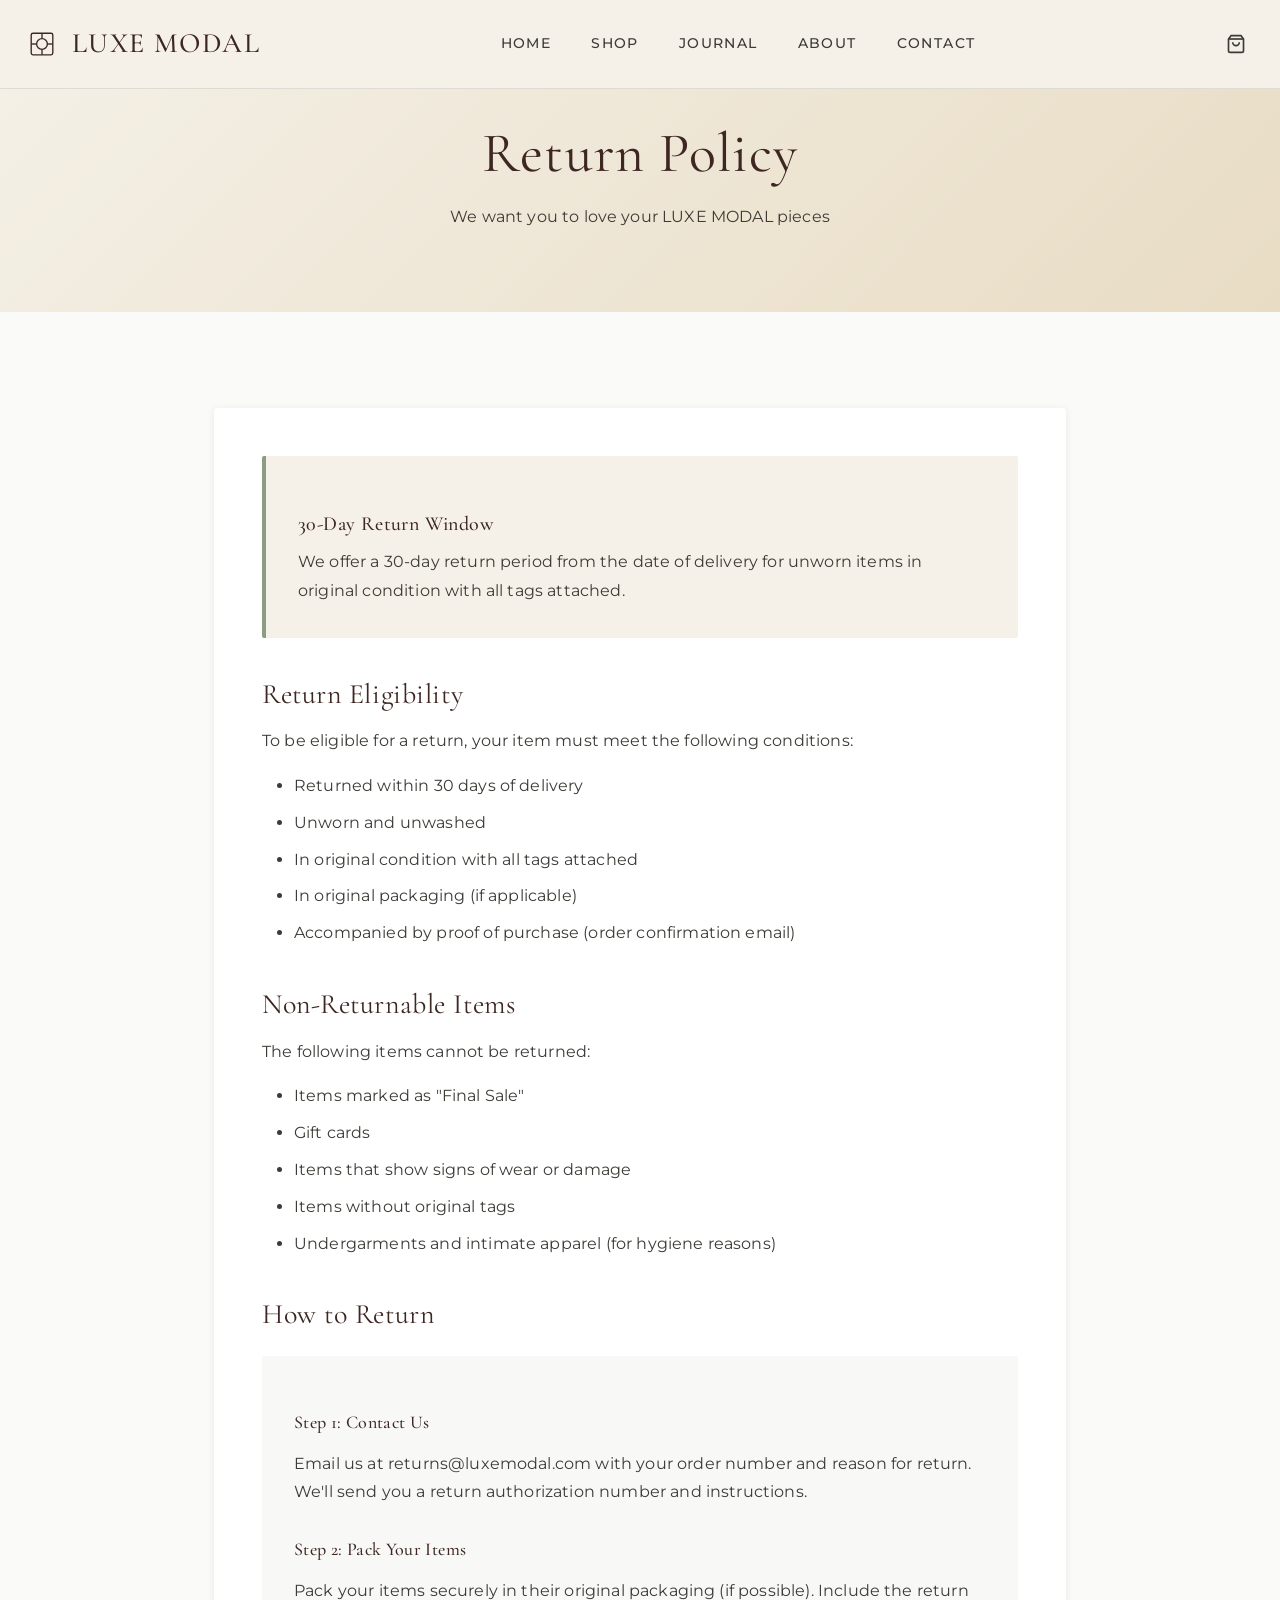
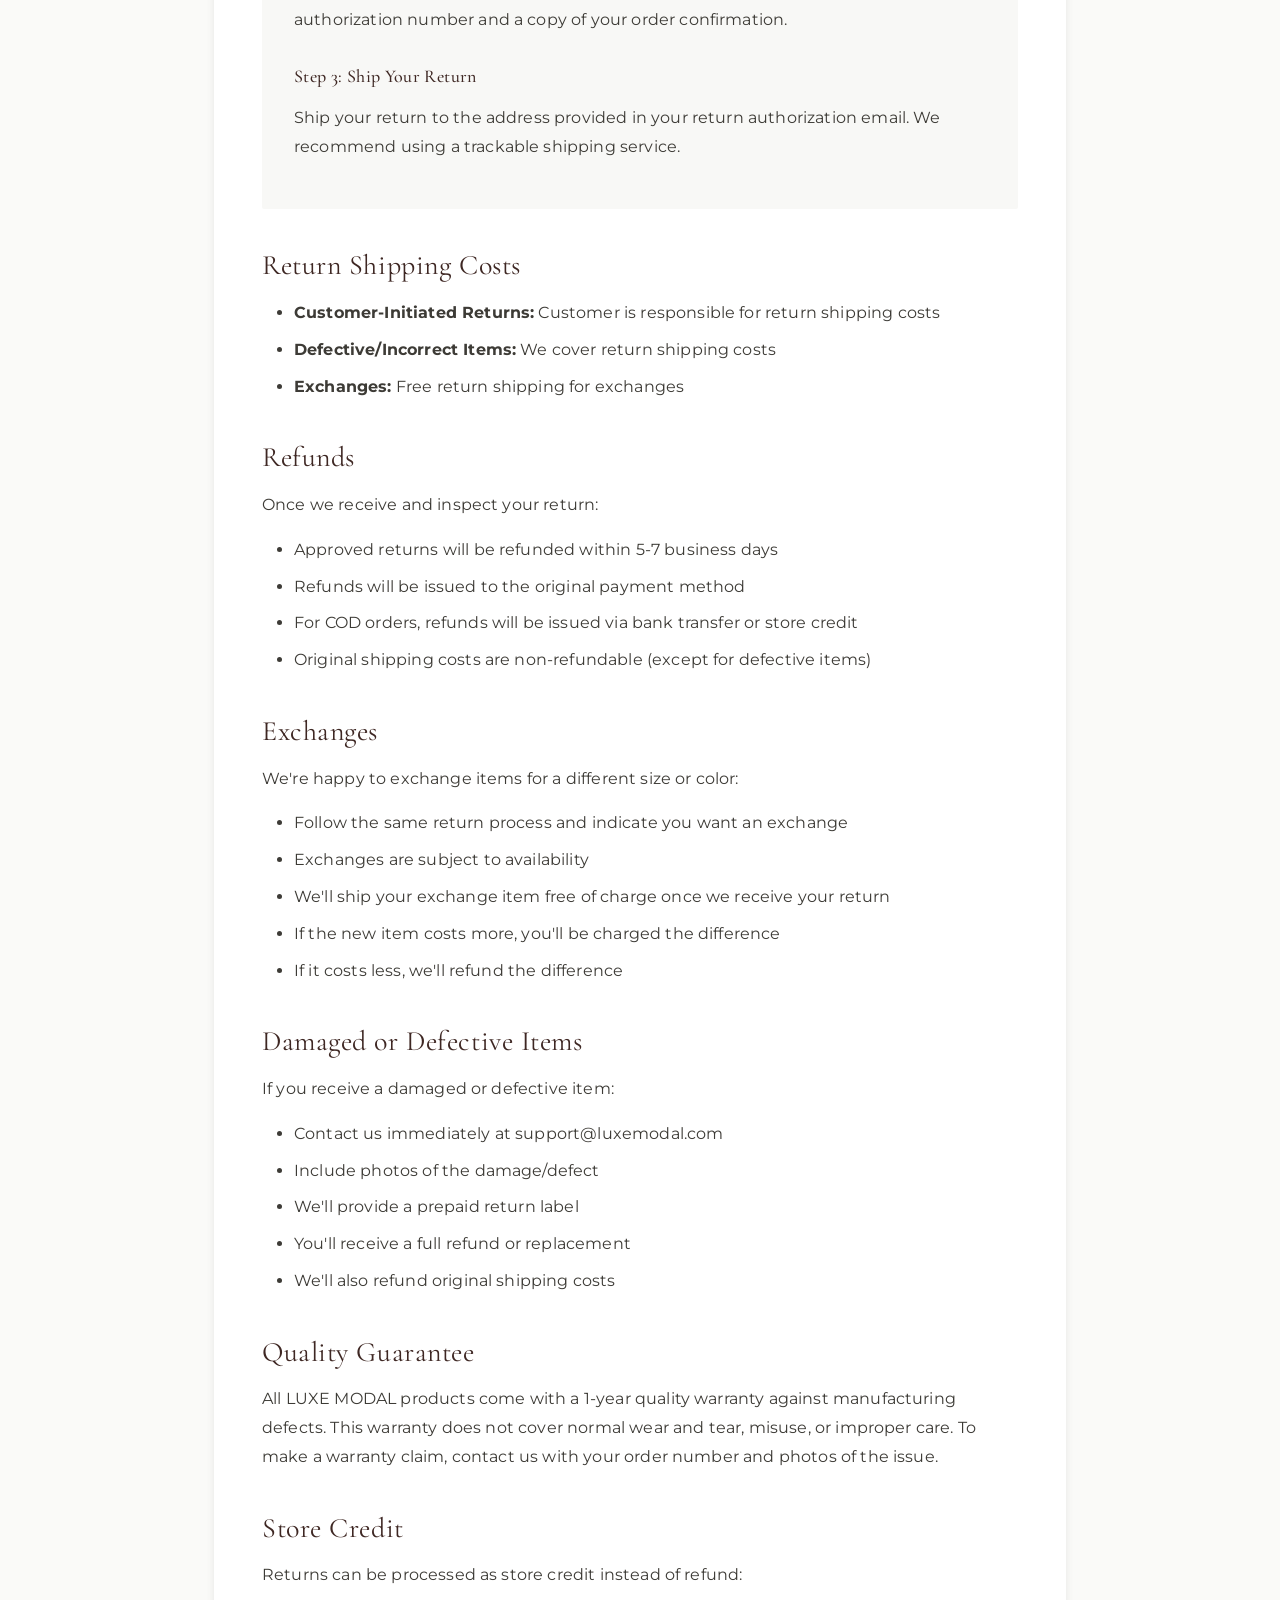
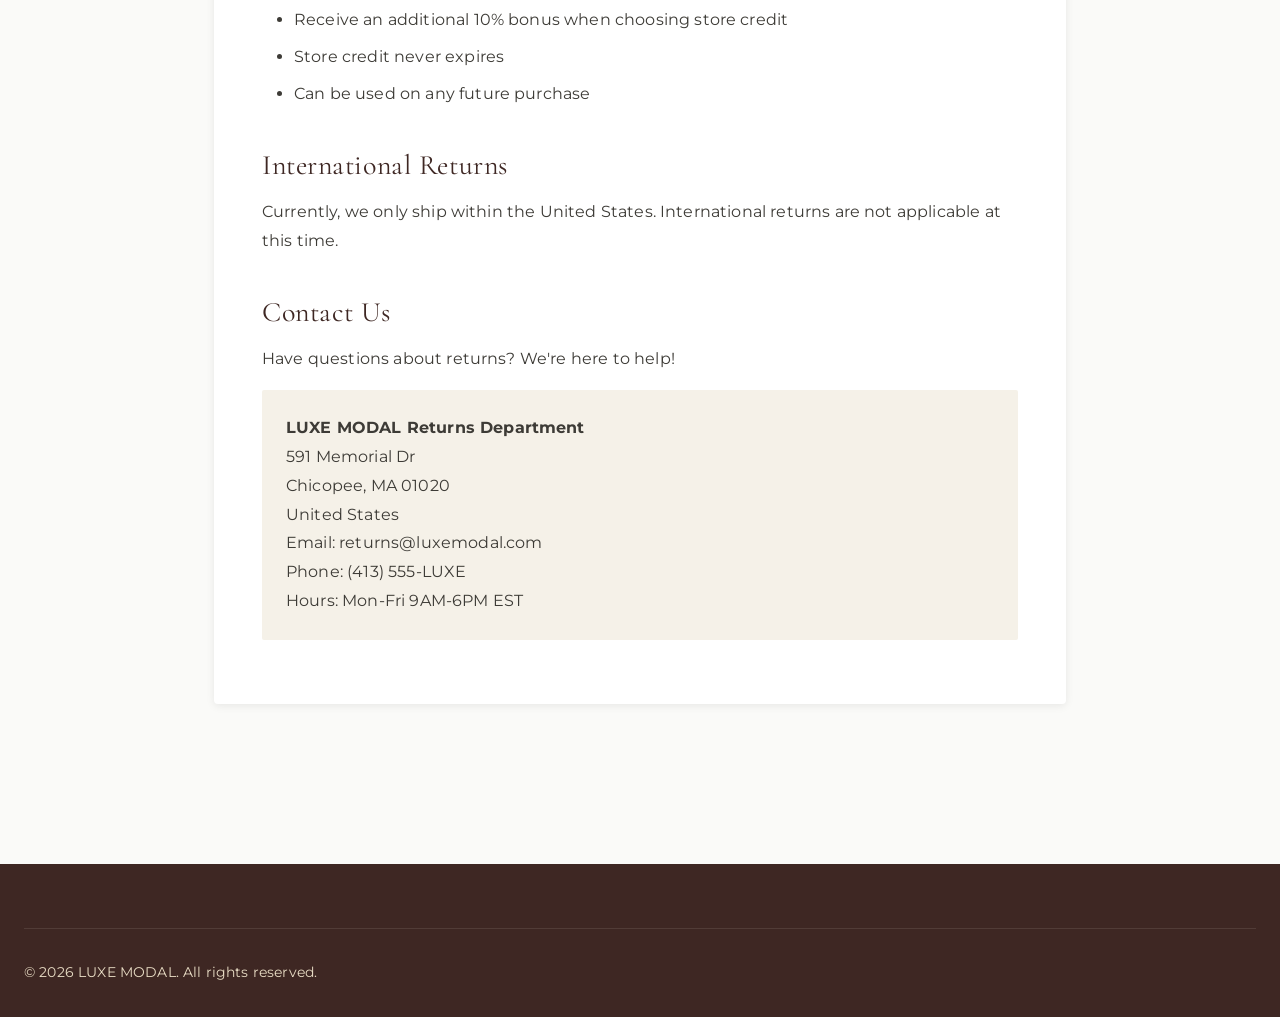
<file: return-policy.html>
<!DOCTYPE html>
<html lang="en">
<head>
    <meta charset="UTF-8">
    <meta name="viewport" content="width=device-width, initial-scale=1.0">
    <title>Return Policy - LUXE MODAL</title>
    <link rel="stylesheet" href="styles.css">
    <link rel="preconnect" href="https://fonts.googleapis.com">
    <link rel="preconnect" href="https://fonts.gstatic.com" crossorigin>
    <link href="https://fonts.googleapis.com/css2?family=Cormorant+Garamond:wght@300;400;500;600;700&family=Montserrat:wght@300;400;500;600;700&display=swap" rel="stylesheet">
</head>
<body>
    <header class="header" id="mainHeader">
        <div class="container">
            <div class="header-content">
                <a href="index.html" class="logo">
                    <svg width="36" height="36" viewBox="0 0 40 40" fill="none">
                        <rect x="8" y="8" width="24" height="24" stroke="currentColor" stroke-width="1.5" rx="2"/>
                        <circle cx="20" cy="20" r="6" stroke="currentColor" stroke-width="1.5"/>
                        <line x1="20" y1="8" x2="20" y2="14" stroke="currentColor" stroke-width="1.5"/>
                        <line x1="20" y1="26" x2="20" y2="32" stroke="currentColor" stroke-width="1.5"/>
                        <line x1="8" y1="20" x2="14" y2="20" stroke="currentColor" stroke-width="1.5"/>
                        <line x1="26" y1="20" x2="32" y2="20" stroke="currentColor" stroke-width="1.5"/>
                    </svg>
                    <span>LUXE MODAL</span>
                </a>
                <nav class="main-nav">
                    <a href="index.html" class="nav-link">Home</a>
                    <a href="shop.html" class="nav-link">Shop</a>
                    <a href="blog.html" class="nav-link">Journal</a>
                    <a href="about.html" class="nav-link">About</a>
                    <a href="contact.html" class="nav-link">Contact</a>
                </nav>
                <div class="header-actions">
                    <button class="header-icon" id="cartToggle">
                        <svg width="20" height="20" viewBox="0 0 24 24" fill="none" stroke="currentColor" stroke-width="2">
                            <path d="M6 2L3 6v14a2 2 0 002 2h14a2 2 0 002-2V6l-3-4z"/><line x1="3" y1="6" x2="21" y2="6"/><path d="M16 10a4 4 0 01-8 0"/>
                        </svg>
                        <span class="cart-badge" id="cartCount">0</span>
                    </button>
                    <button class="mobile-menu-toggle" id="mobileMenuToggle">
                        <span></span><span></span><span></span>
                    </button>
                </div>
            </div>
        </div>
    </header>

    <div class="mobile-menu" id="mobileMenu">
        <div class="mobile-menu-header">
            <span>MENU</span>
            <button class="mobile-menu-close" id="closeMobileMenu">×</button>
        </div>
        <nav class="mobile-nav">
            <a href="index.html">Home</a>
            <a href="shop.html">Shop</a>
            <a href="blog.html">Journal</a>
            <a href="about.html">About</a>
            <a href="contact.html">Contact</a>
        </nav>
    </div>

    <section class="page-header">
        <div class="container">
            <h1>Return Policy</h1>
            <p>We want you to love your LUXE MODAL pieces</p>
        </div>
    </section>

    <section class="section">
        <div class="container" style="max-width: 900px;">
            <div style="background: var(--white); padding: 3rem; border-radius: var(--border-radius-lg); box-shadow: var(--shadow);">
                <div style="background: var(--cream); padding: 2rem; border-radius: var(--border-radius); margin-bottom: 2rem; border-left: 4px solid var(--sage-green);">
                    <h3 style="margin-bottom: 0.75rem; color: var(--deep-brown);">30-Day Return Window</h3>
                    <p style="margin: 0; color: var(--gray-700);">We offer a 30-day return period from the date of delivery for unworn items in original condition with all tags attached.</p>
                </div>

                <h2>Return Eligibility</h2>
                <p>To be eligible for a return, your item must meet the following conditions:</p>
                <ul>
                    <li>Returned within 30 days of delivery</li>
                    <li>Unworn and unwashed</li>
                    <li>In original condition with all tags attached</li>
                    <li>In original packaging (if applicable)</li>
                    <li>Accompanied by proof of purchase (order confirmation email)</li>
                </ul>

                <h2>Non-Returnable Items</h2>
                <p>The following items cannot be returned:</p>
                <ul>
                    <li>Items marked as "Final Sale"</li>
                    <li>Gift cards</li>
                    <li>Items that show signs of wear or damage</li>
                    <li>Items without original tags</li>
                    <li>Undergarments and intimate apparel (for hygiene reasons)</li>
                </ul>

                <h2>How to Return</h2>
                <div style="background: var(--gray-50); padding: 2rem; border-radius: var(--border-radius); margin: 1.5rem 0;">
                    <h3 style="font-size: 1.125rem; margin-bottom: 1rem; color: var(--deep-brown);">Step 1: Contact Us</h3>
                    <p>Email us at returns@luxemodal.com with your order number and reason for return. We'll send you a return authorization number and instructions.</p>

                    <h3 style="font-size: 1.125rem; margin-top: 2rem; margin-bottom: 1rem; color: var(--deep-brown);">Step 2: Pack Your Items</h3>
                    <p>Pack your items securely in their original packaging (if possible). Include the return authorization number and a copy of your order confirmation.</p>

                    <h3 style="font-size: 1.125rem; margin-top: 2rem; margin-bottom: 1rem; color: var(--deep-brown);">Step 3: Ship Your Return</h3>
                    <p>Ship your return to the address provided in your return authorization email. We recommend using a trackable shipping service.</p>
                </div>

                <h2>Return Shipping Costs</h2>
                <ul>
                    <li><strong>Customer-Initiated Returns:</strong> Customer is responsible for return shipping costs</li>
                    <li><strong>Defective/Incorrect Items:</strong> We cover return shipping costs</li>
                    <li><strong>Exchanges:</strong> Free return shipping for exchanges</li>
                </ul>

                <h2>Refunds</h2>
                <p>Once we receive and inspect your return:</p>
                <ul>
                    <li>Approved returns will be refunded within 5-7 business days</li>
                    <li>Refunds will be issued to the original payment method</li>
                    <li>For COD orders, refunds will be issued via bank transfer or store credit</li>
                    <li>Original shipping costs are non-refundable (except for defective items)</li>
                </ul>

                <h2>Exchanges</h2>
                <p>We're happy to exchange items for a different size or color:</p>
                <ul>
                    <li>Follow the same return process and indicate you want an exchange</li>
                    <li>Exchanges are subject to availability</li>
                    <li>We'll ship your exchange item free of charge once we receive your return</li>
                    <li>If the new item costs more, you'll be charged the difference</li>
                    <li>If it costs less, we'll refund the difference</li>
                </ul>

                <h2>Damaged or Defective Items</h2>
                <p>If you receive a damaged or defective item:</p>
                <ul>
                    <li>Contact us immediately at support@luxemodal.com</li>
                    <li>Include photos of the damage/defect</li>
                    <li>We'll provide a prepaid return label</li>
                    <li>You'll receive a full refund or replacement</li>
                    <li>We'll also refund original shipping costs</li>
                </ul>

                <h2>Quality Guarantee</h2>
                <p>All LUXE MODAL products come with a 1-year quality warranty against manufacturing defects. This warranty does not cover normal wear and tear, misuse, or improper care. To make a warranty claim, contact us with your order number and photos of the issue.</p>

                <h2>Store Credit</h2>
                <p>Returns can be processed as store credit instead of refund:</p>
                <ul>
                    <li>Receive an additional 10% bonus when choosing store credit</li>
                    <li>Store credit never expires</li>
                    <li>Can be used on any future purchase</li>
                </ul>

                <h2>International Returns</h2>
                <p>Currently, we only ship within the United States. International returns are not applicable at this time.</p>

                <h2>Contact Us</h2>
                <p>Have questions about returns? We're here to help!</p>
                <p style="margin-top: 1rem; padding: 1.5rem; background: var(--cream); border-radius: var(--border-radius);">
                    <strong>LUXE MODAL Returns Department</strong><br>
                    591 Memorial Dr<br>
                    Chicopee, MA 01020<br>
                    United States<br>
                    Email: returns@luxemodal.com<br>
                    Phone: (413) 555-LUXE<br>
                    Hours: Mon-Fri 9AM-6PM EST
                </p>
            </div>
        </div>
    </section>

    <footer class="footer">
        <div class="container">
            <div class="footer-bottom">
                <p>&copy; 2026 LUXE MODAL. All rights reserved.</p>
            </div>
        </div>
    </footer>

    <div class="modal" id="cartModal">
        <div class="modal-content modal-cart">
            <div class="modal-header"><h3>Cart (<span id="cartModalCount">0</span>)</h3><button class="modal-close" onclick="closeCartModal()">×</button></div>
            <div class="modal-body">
                <div id="cartEmptyState" class="empty-state"><h4>Cart is empty</h4><a href="shop.html" class="btn btn-primary">Shop Now</a></div>
                <div id="cartModalContent" style="display:none;"><div id="cartModalItems"></div><div class="cart-modal-footer"><div class="cart-modal-total"><span>Total:</span><strong id="cartModalTotal">$0.00</strong></div><a href="cart.html" class="btn btn-primary btn-block">Checkout</a></div></div>
            </div>
        </div>
    </div>

    <script src="products-data.js"></script>
    <script src="app.js"></script>

    <style>
        .page-header {
            padding-top: 120px;
            padding-bottom: 4rem;
            text-align: center;
            background: linear-gradient(135deg, var(--cream) 0%, var(--cream-dark) 100%);
        }
        section h2 {
            font-size: 1.75rem;
            margin-top: 2.5rem;
            margin-bottom: 1rem;
            color: var(--deep-brown);
        }
        section h3 {
            font-size: 1.25rem;
            margin-top: 1.5rem;
            margin-bottom: 0.75rem;
            color: var(--sage-dark);
        }
        section p {
            color: var(--gray-700);
            line-height: 1.8;
            margin-bottom: 1rem;
        }
        section ul {
            margin: 1rem 0 1.5rem 2rem;
            color: var(--gray-700);
            line-height: 1.8;
        }
        section li {
            margin-bottom: 0.5rem;
        }
    </style>
</body>
</html>
</file>
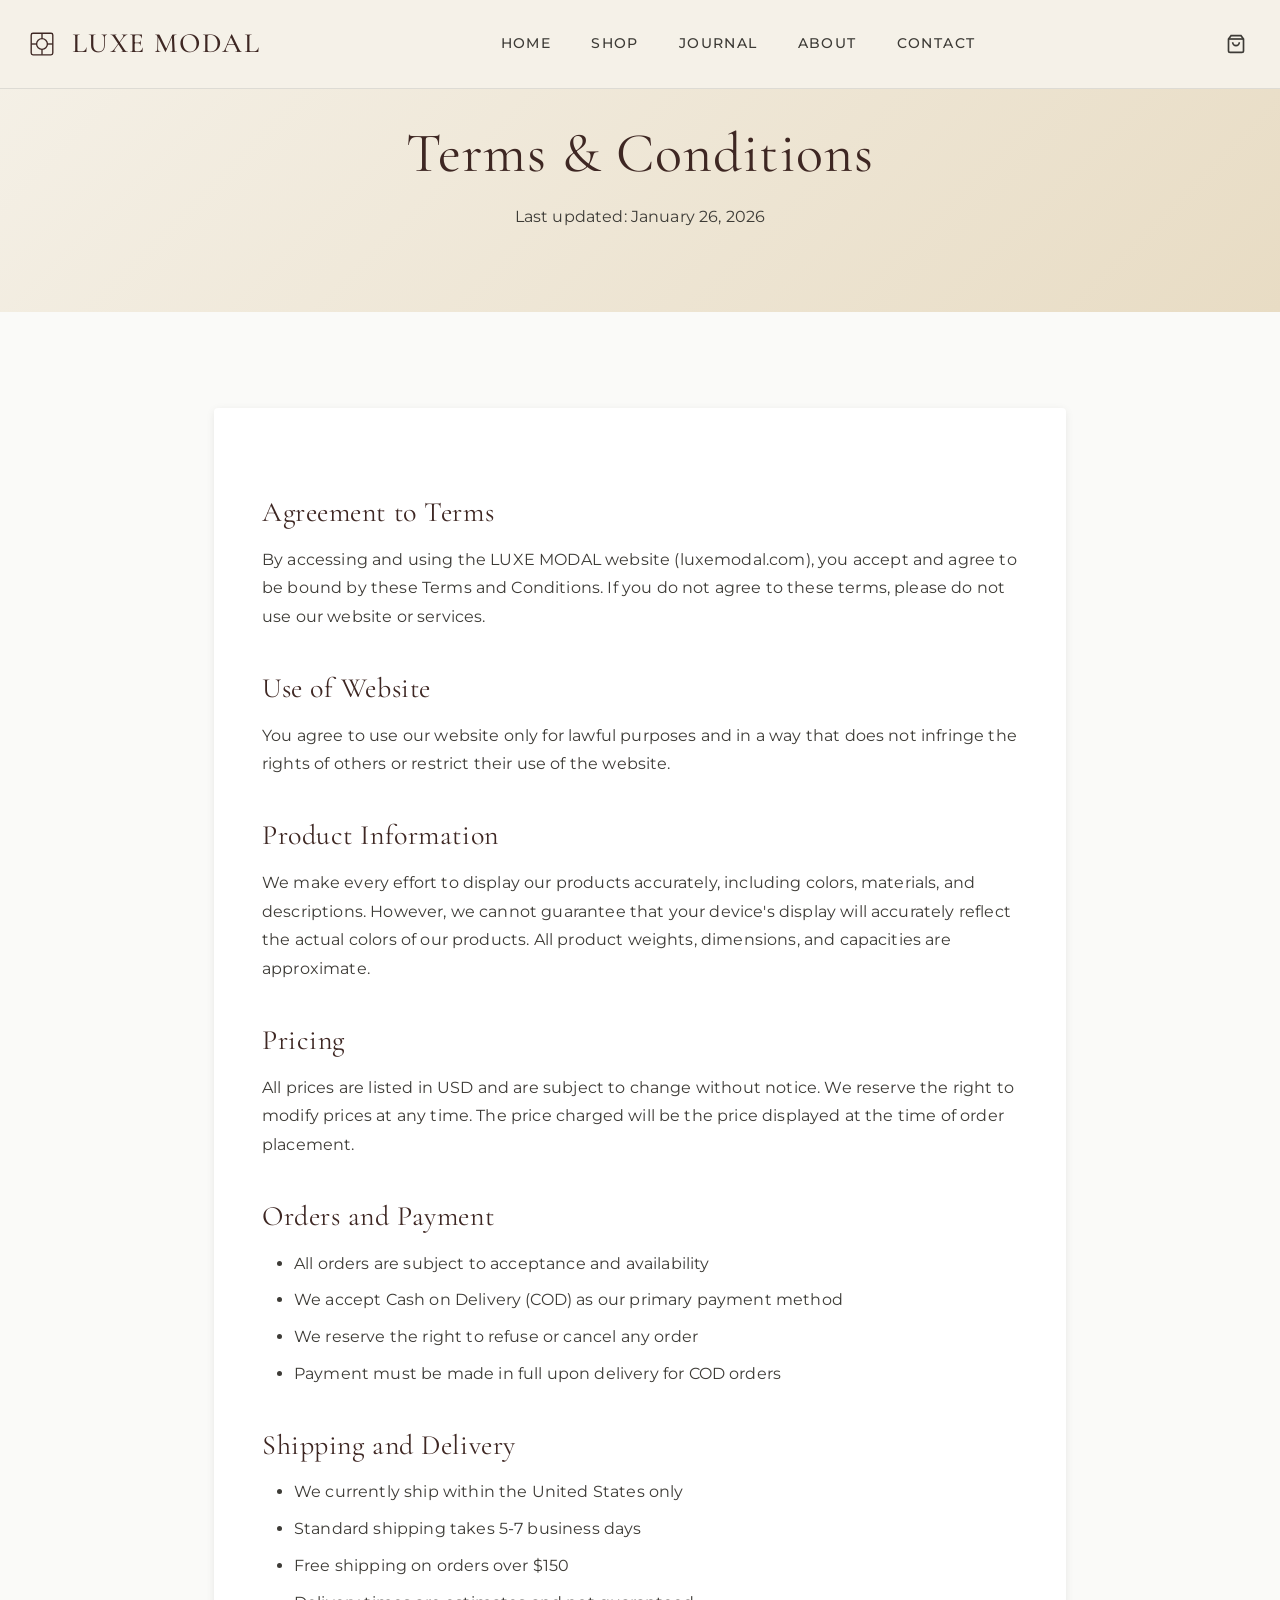
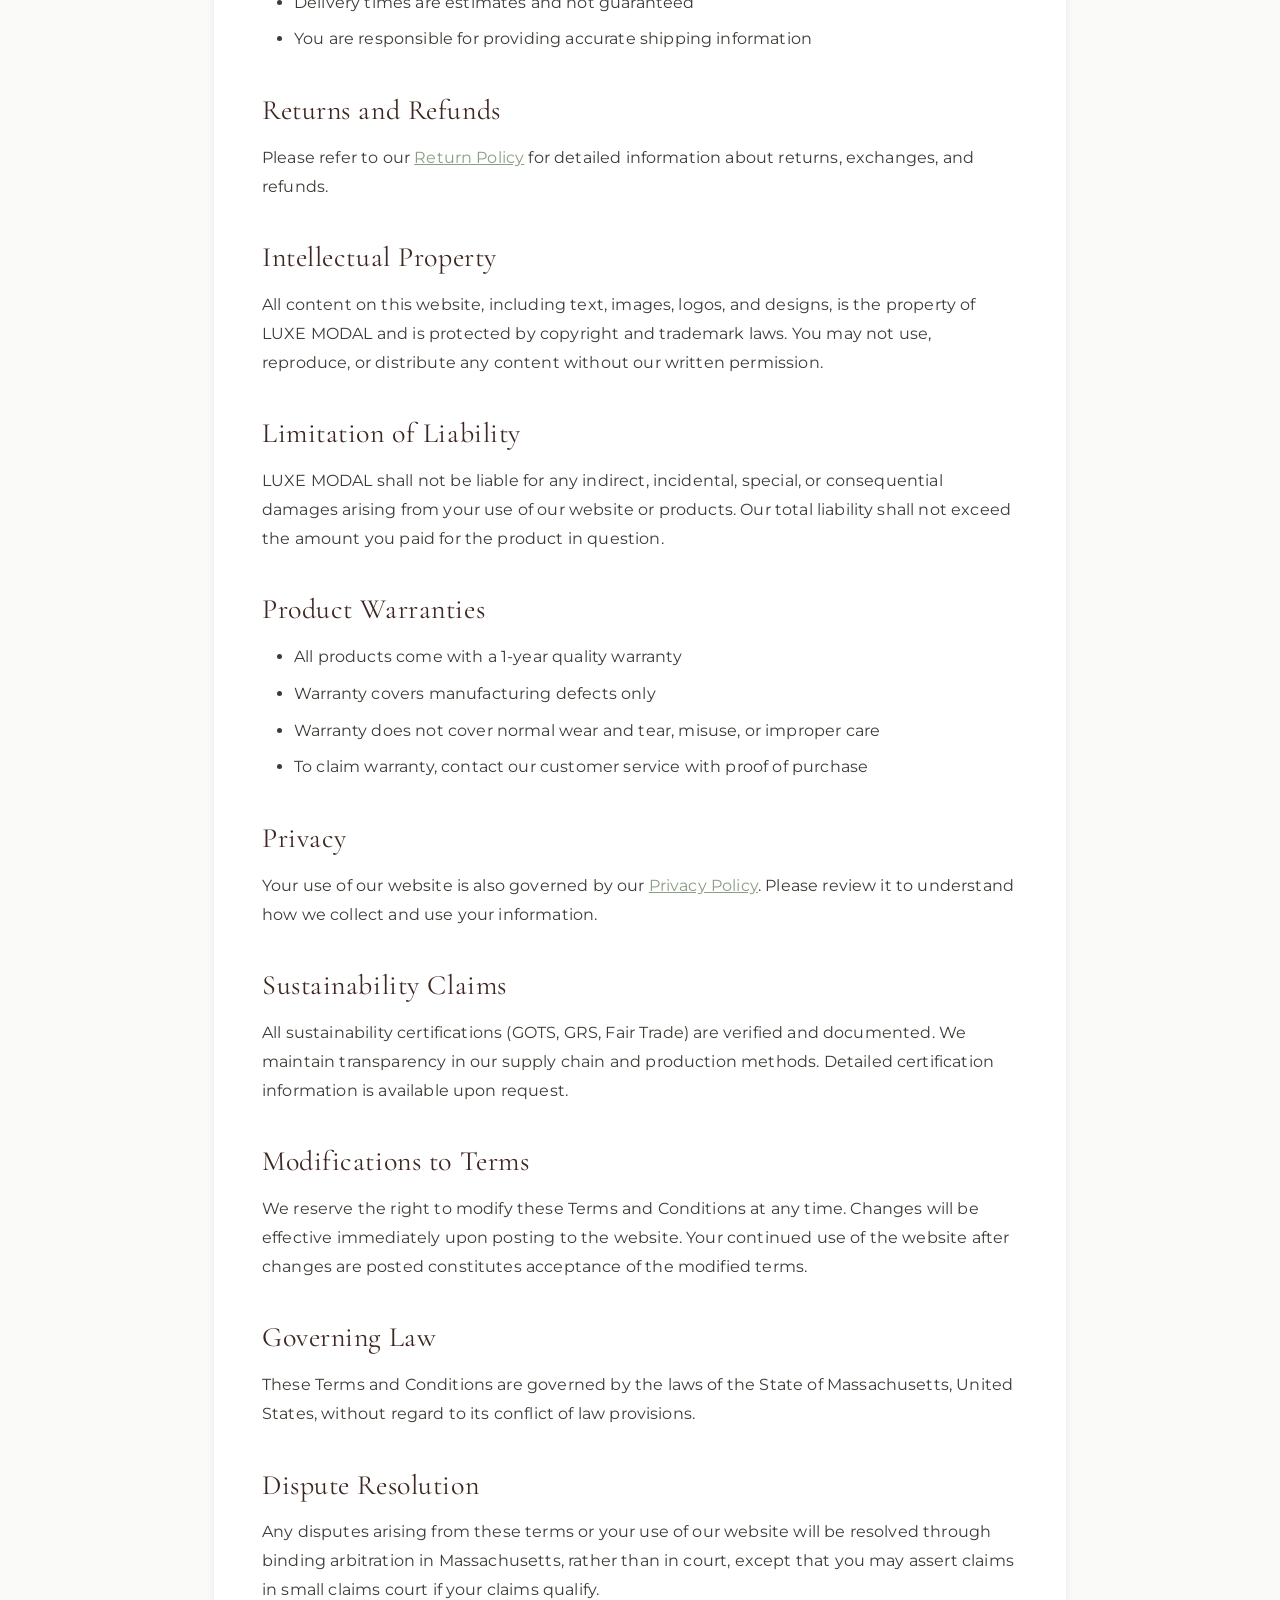
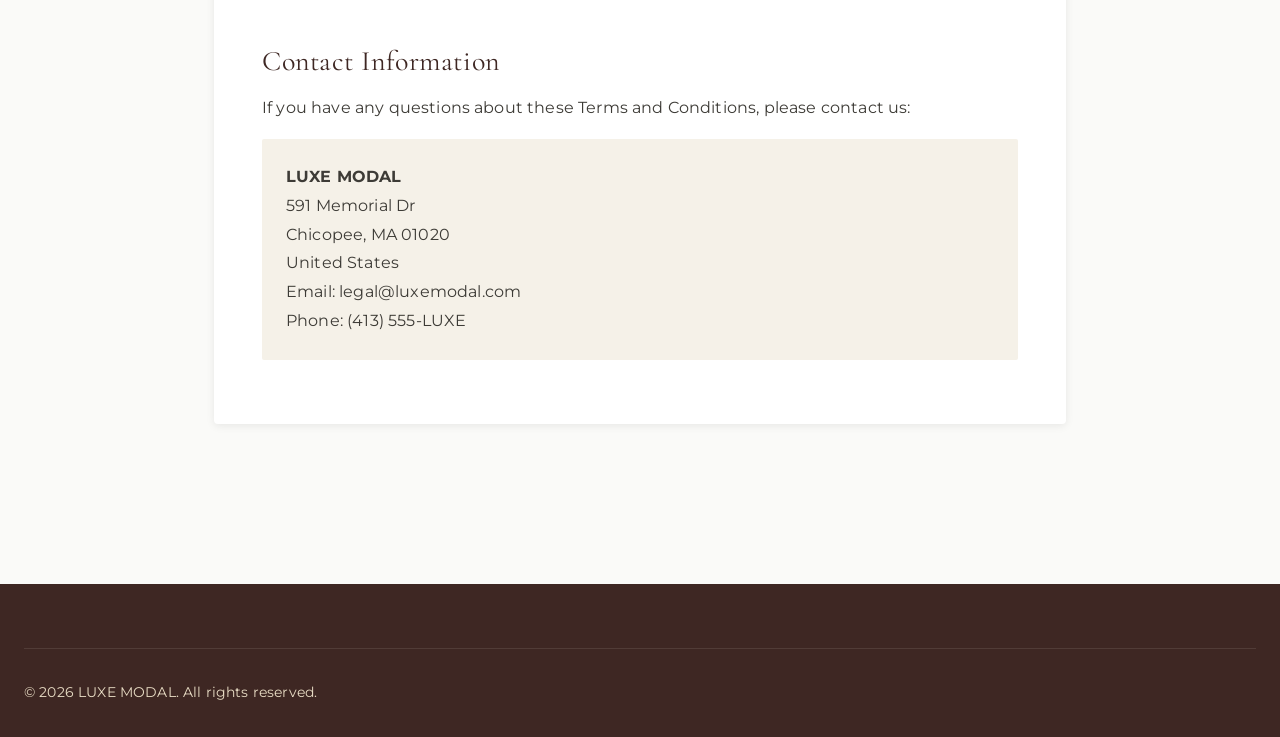
<file: terms.html>
<!DOCTYPE html>
<html lang="en">
<head>
    <meta charset="UTF-8">
    <meta name="viewport" content="width=device-width, initial-scale=1.0">
    <title>Terms & Conditions - LUXE MODAL</title>
    <link rel="stylesheet" href="styles.css">
    <link rel="preconnect" href="https://fonts.googleapis.com">
    <link rel="preconnect" href="https://fonts.gstatic.com" crossorigin>
    <link href="https://fonts.googleapis.com/css2?family=Cormorant+Garamond:wght@300;400;500;600;700&family=Montserrat:wght@300;400;500;600;700&display=swap" rel="stylesheet">
</head>
<body>
    <header class="header" id="mainHeader">
        <div class="container">
            <div class="header-content">
                <a href="index.html" class="logo">
                    <svg width="36" height="36" viewBox="0 0 40 40" fill="none">
                        <rect x="8" y="8" width="24" height="24" stroke="currentColor" stroke-width="1.5" rx="2"/>
                        <circle cx="20" cy="20" r="6" stroke="currentColor" stroke-width="1.5"/>
                        <line x1="20" y1="8" x2="20" y2="14" stroke="currentColor" stroke-width="1.5"/>
                        <line x1="20" y1="26" x2="20" y2="32" stroke="currentColor" stroke-width="1.5"/>
                        <line x1="8" y1="20" x2="14" y2="20" stroke="currentColor" stroke-width="1.5"/>
                        <line x1="26" y1="20" x2="32" y2="20" stroke="currentColor" stroke-width="1.5"/>
                    </svg>
                    <span>LUXE MODAL</span>
                </a>
                <nav class="main-nav">
                    <a href="index.html" class="nav-link">Home</a>
                    <a href="shop.html" class="nav-link">Shop</a>
                    <a href="blog.html" class="nav-link">Journal</a>
                    <a href="about.html" class="nav-link">About</a>
                    <a href="contact.html" class="nav-link">Contact</a>
                </nav>
                <div class="header-actions">
                    <button class="header-icon" id="cartToggle">
                        <svg width="20" height="20" viewBox="0 0 24 24" fill="none" stroke="currentColor" stroke-width="2">
                            <path d="M6 2L3 6v14a2 2 0 002 2h14a2 2 0 002-2V6l-3-4z"/><line x1="3" y1="6" x2="21" y2="6"/><path d="M16 10a4 4 0 01-8 0"/>
                        </svg>
                        <span class="cart-badge" id="cartCount">0</span>
                    </button>
                    <button class="mobile-menu-toggle" id="mobileMenuToggle">
                        <span></span><span></span><span></span>
                    </button>
                </div>
            </div>
        </div>
    </header>

    <div class="mobile-menu" id="mobileMenu">
        <div class="mobile-menu-header">
            <span>MENU</span>
            <button class="mobile-menu-close" id="closeMobileMenu">×</button>
        </div>
        <nav class="mobile-nav">
            <a href="index.html">Home</a>
            <a href="shop.html">Shop</a>
            <a href="blog.html">Journal</a>
            <a href="about.html">About</a>
            <a href="contact.html">Contact</a>
        </nav>
    </div>

    <section class="page-header">
        <div class="container">
            <h1>Terms & Conditions</h1>
            <p>Last updated: January 26, 2026</p>
        </div>
    </section>

    <section class="section">
        <div class="container" style="max-width: 900px;">
            <div style="background: var(--white); padding: 3rem; border-radius: var(--border-radius-lg); box-shadow: var(--shadow);">
                <h2>Agreement to Terms</h2>
                <p>By accessing and using the LUXE MODAL website (luxemodal.com), you accept and agree to be bound by these Terms and Conditions. If you do not agree to these terms, please do not use our website or services.</p>

                <h2>Use of Website</h2>
                <p>You agree to use our website only for lawful purposes and in a way that does not infringe the rights of others or restrict their use of the website.</p>

                <h2>Product Information</h2>
                <p>We make every effort to display our products accurately, including colors, materials, and descriptions. However, we cannot guarantee that your device's display will accurately reflect the actual colors of our products. All product weights, dimensions, and capacities are approximate.</p>

                <h2>Pricing</h2>
                <p>All prices are listed in USD and are subject to change without notice. We reserve the right to modify prices at any time. The price charged will be the price displayed at the time of order placement.</p>

                <h2>Orders and Payment</h2>
                <ul>
                    <li>All orders are subject to acceptance and availability</li>
                    <li>We accept Cash on Delivery (COD) as our primary payment method</li>
                    <li>We reserve the right to refuse or cancel any order</li>
                    <li>Payment must be made in full upon delivery for COD orders</li>
                </ul>

                <h2>Shipping and Delivery</h2>
                <ul>
                    <li>We currently ship within the United States only</li>
                    <li>Standard shipping takes 5-7 business days</li>
                    <li>Free shipping on orders over $150</li>
                    <li>Delivery times are estimates and not guaranteed</li>
                    <li>You are responsible for providing accurate shipping information</li>
                </ul>

                <h2>Returns and Refunds</h2>
                <p>Please refer to our <a href="return-policy.html" style="color: var(--sage-green); text-decoration: underline;">Return Policy</a> for detailed information about returns, exchanges, and refunds.</p>

                <h2>Intellectual Property</h2>
                <p>All content on this website, including text, images, logos, and designs, is the property of LUXE MODAL and is protected by copyright and trademark laws. You may not use, reproduce, or distribute any content without our written permission.</p>

                <h2>Limitation of Liability</h2>
                <p>LUXE MODAL shall not be liable for any indirect, incidental, special, or consequential damages arising from your use of our website or products. Our total liability shall not exceed the amount you paid for the product in question.</p>

                <h2>Product Warranties</h2>
                <ul>
                    <li>All products come with a 1-year quality warranty</li>
                    <li>Warranty covers manufacturing defects only</li>
                    <li>Warranty does not cover normal wear and tear, misuse, or improper care</li>
                    <li>To claim warranty, contact our customer service with proof of purchase</li>
                </ul>

                <h2>Privacy</h2>
                <p>Your use of our website is also governed by our <a href="privacy.html" style="color: var(--sage-green); text-decoration: underline;">Privacy Policy</a>. Please review it to understand how we collect and use your information.</p>

                <h2>Sustainability Claims</h2>
                <p>All sustainability certifications (GOTS, GRS, Fair Trade) are verified and documented. We maintain transparency in our supply chain and production methods. Detailed certification information is available upon request.</p>

                <h2>Modifications to Terms</h2>
                <p>We reserve the right to modify these Terms and Conditions at any time. Changes will be effective immediately upon posting to the website. Your continued use of the website after changes are posted constitutes acceptance of the modified terms.</p>

                <h2>Governing Law</h2>
                <p>These Terms and Conditions are governed by the laws of the State of Massachusetts, United States, without regard to its conflict of law provisions.</p>

                <h2>Dispute Resolution</h2>
                <p>Any disputes arising from these terms or your use of our website will be resolved through binding arbitration in Massachusetts, rather than in court, except that you may assert claims in small claims court if your claims qualify.</p>

                <h2>Contact Information</h2>
                <p>If you have any questions about these Terms and Conditions, please contact us:</p>
                <p style="margin-top: 1rem; padding: 1.5rem; background: var(--cream); border-radius: var(--border-radius);">
                    <strong>LUXE MODAL</strong><br>
                    591 Memorial Dr<br>
                    Chicopee, MA 01020<br>
                    United States<br>
                    Email: legal@luxemodal.com<br>
                    Phone: (413) 555-LUXE
                </p>
            </div>
        </div>
    </section>

    <footer class="footer">
        <div class="container">
            <div class="footer-bottom">
                <p>&copy; 2026 LUXE MODAL. All rights reserved.</p>
            </div>
        </div>
    </footer>

    <div class="modal" id="cartModal">
        <div class="modal-content modal-cart">
            <div class="modal-header"><h3>Cart (<span id="cartModalCount">0</span>)</h3><button class="modal-close" onclick="closeCartModal()">×</button></div>
            <div class="modal-body">
                <div id="cartEmptyState" class="empty-state"><h4>Cart is empty</h4><a href="shop.html" class="btn btn-primary">Shop Now</a></div>
                <div id="cartModalContent" style="display:none;"><div id="cartModalItems"></div><div class="cart-modal-footer"><div class="cart-modal-total"><span>Total:</span><strong id="cartModalTotal">$0.00</strong></div><a href="cart.html" class="btn btn-primary btn-block">Checkout</a></div></div>
            </div>
        </div>
    </div>

    <script src="products-data.js"></script>
    <script src="app.js"></script>

    <style>
        .page-header {
            padding-top: 120px;
            padding-bottom: 4rem;
            text-align: center;
            background: linear-gradient(135deg, var(--cream) 0%, var(--cream-dark) 100%);
        }
        section h2 {
            font-size: 1.75rem;
            margin-top: 2.5rem;
            margin-bottom: 1rem;
            color: var(--deep-brown);
        }
        section h3 {
            font-size: 1.25rem;
            margin-top: 1.5rem;
            margin-bottom: 0.75rem;
            color: var(--sage-dark);
        }
        section p {
            color: var(--gray-700);
            line-height: 1.8;
            margin-bottom: 1rem;
        }
        section ul {
            margin: 1rem 0 1.5rem 2rem;
            color: var(--gray-700);
            line-height: 1.8;
        }
        section li {
            margin-bottom: 0.5rem;
        }
    </style>
</body>
</html>
</file>
<file: styles.css>
/* ============================================
   LUXE MODAL - Premium Sustainable Fashion
   Complete CSS Reset & Design System
   ============================================ */

/* CSS Reset & Base */
* {
    margin: 0;
    padding: 0;
    box-sizing: border-box;
}

:root {
    /* Earth Tone Color Palette */
    --sage-green: #8B9D83;
    --sage-dark: #5A6B5D;
    --terracotta: #C47B5C;
    --terracotta-light: #D4917A;
    --cream: #F5F1E8;
    --cream-dark: #E8DCC4;
    --deep-brown: #3E2723;
    --warm-beige: #C4A882;
    
    /* Neutrals */
    --white: #FFFFFF;
    --off-white: #FAFAF8;
    --gray-50: #F8F8F6;
    --gray-100: #EFEEEA;
    --gray-200: #DDDBD4;
    --gray-300: #C5C3BB;
    --gray-400: #9C9A91;
    --gray-500: #74726A;
    --gray-600: #55534D;
    --gray-700: #3D3B36;
    --gray-800: #2A2926;
    --gray-900: #1A1918;
    --black: #0F0E0D;
    
    /* Primary Colors */
    --primary: var(--sage-green);
    --primary-dark: var(--sage-dark);
    --primary-light: #A8B9A0;
    --secondary: var(--terracotta);
    --accent: var(--warm-beige);
    
    /* Semantic Colors */
    --success: #6B8E23;
    --warning: #D4917A;
    --error: #A0522D;
    --info: var(--sage-green);
    
    /* Typography */
    --font-heading: 'Cormorant Garamond', serif;
    --font-body: 'Montserrat', sans-serif;
    
    /* Spacing */
    --spacing-xs: 0.5rem;
    --spacing-sm: 1rem;
    --spacing-md: 1.5rem;
    --spacing-lg: 2rem;
    --spacing-xl: 3rem;
    --spacing-2xl: 4rem;
    --spacing-3xl: 6rem;
    
    /* Layout */
    --container-max: 1400px;
    --container-padding: 1.5rem;
    --border-radius: 2px;
    --border-radius-lg: 4px;
    
    /* Transitions */
    --transition: all 0.3s cubic-bezier(0.4, 0, 0.2, 1);
    --transition-fast: all 0.15s ease;
    --transition-slow: all 0.5s ease;
    
    /* Shadows */
    --shadow-sm: 0 1px 2px rgba(0, 0, 0, 0.05);
    --shadow: 0 2px 8px rgba(0, 0, 0, 0.08);
    --shadow-md: 0 4px 16px rgba(0, 0, 0, 0.1);
    --shadow-lg: 0 8px 32px rgba(0, 0, 0, 0.12);
    --shadow-xl: 0 16px 48px rgba(0, 0, 0, 0.15);
}

/* Base Typography */
html {
    font-size: 16px;
    scroll-behavior: smooth;
    -webkit-font-smoothing: antialiased;
    -moz-osx-font-smoothing: grayscale;
}

body {
    font-family: var(--font-body);
    font-size: 1rem;
    line-height: 1.7;
    color: var(--gray-800);
    background: var(--off-white);
    font-weight: 400;
    letter-spacing: 0.01em;
}

/* Headings */
h1, h2, h3, h4, h5, h6 {
    font-family: var(--font-heading);
    font-weight: 500;
    line-height: 1.2;
    color: var(--deep-brown);
    margin-bottom: 1rem;
    letter-spacing: 0.02em;
}

h1 { font-size: 3.5rem; font-weight: 400; }
h2 { font-size: 2.75rem; font-weight: 400; }
h3 { font-size: 2rem; font-weight: 500; }
h4 { font-size: 1.5rem; font-weight: 500; }
h5 { font-size: 1.25rem; font-weight: 600; }
h6 { font-size: 1.125rem; font-weight: 600; }

@media (max-width: 768px) {
    h1 { font-size: 2.5rem; }
    h2 { font-size: 2rem; }
    h3 { font-size: 1.5rem; }
}

/* Links */
a {
    color: inherit;
    text-decoration: none;
    transition: var(--transition);
}

a:hover {
    color: var(--primary);
}

/* Buttons */
.btn {
    display: inline-flex;
    align-items: center;
    justify-content: center;
    gap: 0.5rem;
    padding: 0.875rem 2rem;
    font-family: var(--font-body);
    font-size: 0.875rem;
    font-weight: 600;
    text-transform: uppercase;
    letter-spacing: 0.1em;
    border: none;
    border-radius: var(--border-radius);
    cursor: pointer;
    transition: var(--transition);
    white-space: nowrap;
}

.btn-primary {
    background: var(--deep-brown);
    color: var(--cream);
}

.btn-primary:hover {
    background: var(--sage-dark);
    color: var(--white);
    transform: translateY(-2px);
    box-shadow: var(--shadow-md);
}

.btn-outline {
    background: transparent;
    color: var(--deep-brown);
    border: 1.5px solid var(--deep-brown);
}

.btn-outline:hover {
    background: var(--deep-brown);
    color: var(--cream);
}

.btn-secondary {
    background: var(--sage-green);
    color: var(--white);
}

.btn-secondary:hover {
    background: var(--sage-dark);
    transform: translateY(-2px);
}

.btn-block {
    width: 100%;
}

/* Container */
.container {
    max-width: var(--container-max);
    margin: 0 auto;
    padding: 0 var(--container-padding);
}

/* Section Spacing */
.section {
    padding: 4rem 0;
}

@media (min-width: 768px) {
    .section {
        padding: 6rem 0;
    }
}

/* ============================================
   HEADER & NAVIGATION
   ============================================ */

.header {
    position: fixed;
    top: 0;
    left: 0;
    right: 0;
    z-index: 1000;
    background: var(--cream);
    border-bottom: 1px solid var(--gray-200);
    transition: var(--transition);
}

.header.scrolled {
    background: rgba(245, 241, 232, 0.95);
    backdrop-filter: blur(10px);
    box-shadow: var(--shadow-sm);
}

.header-content {
    display: flex;
    align-items: center;
    justify-content: space-between;
    padding: 1.25rem 0;
}

/* Logo */
.logo {
    display: flex;
    align-items: center;
    gap: 0.75rem;
    font-family: var(--font-heading);
    font-size: 1.75rem;
    font-weight: 500;
    color: var(--deep-brown);
    letter-spacing: 0.05em;
    text-transform: uppercase;
}

.logo svg {
    stroke: var(--deep-brown);
}

.logo:hover {
    color: var(--sage-green);
}

.logo:hover svg {
    stroke: var(--sage-green);
}

/* Main Navigation */
.main-nav {
    display: none;
    gap: 2.5rem;
}

@media (min-width: 1024px) {
    .main-nav {
        display: flex;
    }
}

.nav-link {
    font-size: 0.875rem;
    font-weight: 500;
    text-transform: uppercase;
    letter-spacing: 0.1em;
    color: var(--gray-700);
    position: relative;
    padding: 0.5rem 0;
}

.nav-link::after {
    content: '';
    position: absolute;
    bottom: 0;
    left: 0;
    width: 0;
    height: 1px;
    background: var(--sage-green);
    transition: width 0.3s ease;
}

.nav-link:hover,
.nav-link.active {
    color: var(--sage-green);
}

.nav-link:hover::after,
.nav-link.active::after {
    width: 100%;
}

/* Header Actions */
.header-actions {
    display: flex;
    align-items: center;
    gap: 1rem;
}

.header-icon {
    position: relative;
    width: 40px;
    height: 40px;
    display: flex;
    align-items: center;
    justify-content: center;
    background: transparent;
    border: none;
    color: var(--gray-700);
    cursor: pointer;
    transition: var(--transition);
    border-radius: 50%;
}

.header-icon:hover {
    background: var(--gray-100);
    color: var(--sage-green);
}

.cart-badge {
    position: absolute;
    top: 4px;
    right: 4px;
    width: 18px;
    height: 18px;
    background: var(--terracotta);
    color: var(--white);
    font-size: 0.625rem;
    font-weight: 700;
    border-radius: 50%;
    display: flex;
    align-items: center;
    justify-content: center;
}

/* Mobile Menu Toggle */
.mobile-menu-toggle {
    display: flex;
    flex-direction: column;
    gap: 4px;
    width: 40px;
    height: 40px;
    align-items: center;
    justify-content: center;
    background: transparent;
    border: none;
    cursor: pointer;
}

@media (min-width: 1024px) {
    .mobile-menu-toggle {
        display: none;
    }
}

.mobile-menu-toggle span {
    width: 22px;
    height: 2px;
    background: var(--deep-brown);
    transition: var(--transition);
}

/* Mobile Menu */
.mobile-menu {
    position: fixed;
    top: 0;
    right: -100%;
    width: 100%;
    max-width: 400px;
    height: 100vh;
    background: var(--cream);
    z-index: 1100;
    transition: right 0.4s cubic-bezier(0.4, 0, 0.2, 1);
    box-shadow: var(--shadow-xl);
}

.mobile-menu.active {
    right: 0;
}

.mobile-menu-header {
    display: flex;
    align-items: center;
    justify-content: space-between;
    padding: 1.5rem;
    border-bottom: 1px solid var(--gray-200);
}

.mobile-menu-header span {
    font-family: var(--font-heading);
    font-size: 1.5rem;
    color: var(--deep-brown);
}

.mobile-menu-close {
    width: 40px;
    height: 40px;
    display: flex;
    align-items: center;
    justify-content: center;
    background: transparent;
    border: none;
    color: var(--gray-700);
    cursor: pointer;
}

.mobile-nav {
    display: flex;
    flex-direction: column;
    padding: 2rem 0;
}

.mobile-nav a {
    padding: 1rem 1.5rem;
    font-size: 1rem;
    font-weight: 500;
    text-transform: uppercase;
    letter-spacing: 0.1em;
    color: var(--gray-700);
    border-left: 3px solid transparent;
    transition: var(--transition);
}

.mobile-nav a:hover {
    background: var(--gray-50);
    border-left-color: var(--sage-green);
    color: var(--sage-green);
}

/* ============================================
   HERO SECTION
   ============================================ */

.hero {
    position: relative;
    height: 90vh;
    min-height: 600px;
    display: flex;
    align-items: center;
    overflow: hidden;
    background: linear-gradient(135deg, var(--cream) 0%, var(--cream-dark) 100%);
    margin-top: 72px;
}

.hero-slider {
    position: relative;
    width: 100%;
    height: 100%;
}

.hero-slide {
    position: absolute;
    top: 0;
    left: 0;
    width: 100%;
    height: 100%;
    opacity: 0;
    transition: opacity 1s ease-in-out;
    display: flex;
    align-items: center;
}

.hero-slide.active {
    opacity: 1;
    z-index: 1;
}

.hero-background {
    position: absolute;
    top: 0;
    left: 0;
    width: 100%;
    height: 100%;
    z-index: 0;
}

.hero-background img {
    width: 100%;
    height: 100%;
    object-fit: cover;
    opacity: 0.15;
}

.hero-content {
    position: relative;
    z-index: 2;
    max-width: 700px;
}

.hero-badge {
    display: inline-block;
    padding: 0.5rem 1.25rem;
    background: var(--sage-green);
    color: var(--white);
    font-size: 0.75rem;
    font-weight: 600;
    text-transform: uppercase;
    letter-spacing: 0.15em;
    border-radius: 50px;
    margin-bottom: 1.5rem;
}

.hero-title {
    font-size: 4rem;
    font-weight: 300;
    line-height: 1.1;
    margin-bottom: 1.5rem;
    color: var(--deep-brown);
}

@media (max-width: 768px) {
    .hero-title {
        font-size: 2.5rem;
    }
}

.hero-subtitle {
    font-size: 1.25rem;
    color: var(--gray-600);
    margin-bottom: 2.5rem;
    line-height: 1.6;
}

.hero-actions {
    display: flex;
    gap: 1rem;
    flex-wrap: wrap;
}

/* Hero Navigation Dots */
.hero-dots {
    position: absolute;
    bottom: 3rem;
    left: 50%;
    transform: translateX(-50%);
    display: flex;
    gap: 0.75rem;
    z-index: 10;
}

.hero-dot {
    width: 10px;
    height: 10px;
    border-radius: 50%;
    background: var(--gray-300);
    border: none;
    cursor: pointer;
    transition: var(--transition);
}

.hero-dot.active {
    background: var(--sage-green);
    width: 32px;
    border-radius: 5px;
}

/* ============================================
   PRODUCTS SECTION
   ============================================ */

.section-header {
    text-align: center;
    max-width: 700px;
    margin: 0 auto 3rem;
}

.section-subtitle {
    font-size: 0.875rem;
    font-weight: 600;
    text-transform: uppercase;
    letter-spacing: 0.15em;
    color: var(--sage-green);
    margin-bottom: 0.75rem;
}

.section-title {
    font-size: 2.5rem;
    margin-bottom: 1rem;
}

.section-description {
    font-size: 1.125rem;
    color: var(--gray-600);
    line-height: 1.7;
}

/* Filter Tabs */
.filter-tabs {
    display: flex;
    justify-content: center;
    gap: 1rem;
    margin-bottom: 3rem;
    flex-wrap: wrap;
}

.filter-tab {
    padding: 0.75rem 1.75rem;
    background: transparent;
    border: 1px solid var(--gray-300);
    color: var(--gray-700);
    font-size: 0.875rem;
    font-weight: 600;
    text-transform: uppercase;
    letter-spacing: 0.1em;
    cursor: pointer;
    transition: var(--transition);
    border-radius: var(--border-radius);
}

.filter-tab:hover,
.filter-tab.active {
    background: var(--deep-brown);
    border-color: var(--deep-brown);
    color: var(--cream);
}

/* Products Grid */
.products-grid {
    display: grid;
    grid-template-columns: 1fr;
    gap: 2rem;
}

@media (min-width: 640px) {
    .products-grid {
        grid-template-columns: repeat(2, 1fr);
    }
}

@media (min-width: 1024px) {
    .products-grid {
        grid-template-columns: repeat(3, 1fr);
        gap: 2.5rem;
    }
}

@media (min-width: 1280px) {
    .products-grid {
        grid-template-columns: repeat(4, 1fr);
    }
}

/* Product Card */
.product-card {
    position: relative;
    cursor: pointer;
    transition: var(--transition);
    background: var(--white);
    border-radius: var(--border-radius-lg);
    overflow: hidden;
}

.product-card:hover {
    transform: translateY(-8px);
    box-shadow: var(--shadow-lg);
}

.product-badge {
    position: absolute;
    top: 1rem;
    left: 1rem;
    padding: 0.375rem 0.875rem;
    background: var(--white);
    color: var(--sage-dark);
    font-size: 0.7rem;
    font-weight: 700;
    text-transform: uppercase;
    letter-spacing: 0.1em;
    border-radius: 50px;
    z-index: 10;
}

.product-image {
    position: relative;
    width: 100%;
    padding-top: 125%;
    background: var(--gray-50);
    overflow: hidden;
}

.product-image img {
    position: absolute;
    top: 0;
    left: 0;
    width: 100%;
    height: 100%;
    object-fit: cover;
    transition: transform 0.6s ease;
}

.product-card:hover .product-image img {
    transform: scale(1.08);
}

.product-quick-add {
    position: absolute;
    bottom: 1rem;
    left: 50%;
    transform: translateX(-50%) translateY(60px);
    opacity: 0;
    display: flex;
    align-items: center;
    gap: 0.5rem;
    padding: 0.75rem 1.5rem;
    background: var(--deep-brown);
    color: var(--cream);
    font-size: 0.875rem;
    font-weight: 600;
    text-transform: uppercase;
    letter-spacing: 0.1em;
    border: none;
    border-radius: var(--border-radius);
    cursor: pointer;
    transition: var(--transition);
    z-index: 10;
}

.product-card:hover .product-quick-add {
    transform: translateX(-50%) translateY(0);
    opacity: 1;
}

.product-quick-add:hover {
    background: var(--sage-dark);
}

.product-info {
    padding: 1.5rem;
}

.product-category {
    font-size: 0.75rem;
    font-weight: 600;
    text-transform: uppercase;
    letter-spacing: 0.1em;
    color: var(--sage-green);
    margin-bottom: 0.5rem;
}

.product-name {
    font-family: var(--font-heading);
    font-size: 1.25rem;
    font-weight: 500;
    color: var(--deep-brown);
    margin-bottom: 0.75rem;
    line-height: 1.3;
}

.product-rating {
    display: flex;
    align-items: center;
    gap: 0.5rem;
    margin-bottom: 0.75rem;
}

.stars {
    color: var(--terracotta);
    font-size: 0.875rem;
    letter-spacing: 0.1em;
}

.product-rating span {
    font-size: 0.875rem;
    color: var(--gray-500);
}

.product-price {
    display: flex;
    align-items: center;
    gap: 0.75rem;
}

.price-current {
    font-size: 1.375rem;
    font-weight: 600;
    color: var(--deep-brown);
}

.price-original {
    font-size: 1.125rem;
    color: var(--gray-400);
    text-decoration: line-through;
}

/* ============================================
   FEATURES SECTION
   ============================================ */

.features-grid {
    display: grid;
    grid-template-columns: 1fr;
    gap: 2rem;
    margin-top: 3rem;
}

@media (min-width: 768px) {
    .features-grid {
        grid-template-columns: repeat(2, 1fr);
    }
}

@media (min-width: 1024px) {
    .features-grid {
        grid-template-columns: repeat(4, 1fr);
        gap: 3rem;
    }
}

.feature-item {
    text-align: center;
    padding: 2rem;
}

.feature-icon {
    width: 60px;
    height: 60px;
    margin: 0 auto 1.5rem;
    display: flex;
    align-items: center;
    justify-content: center;
    background: linear-gradient(135deg, var(--sage-green) 0%, var(--sage-dark) 100%);
    border-radius: 50%;
    color: var(--white);
}

.feature-title {
    font-size: 1.125rem;
    font-weight: 600;
    margin-bottom: 0.75rem;
    color: var(--deep-brown);
}

.feature-description {
    color: var(--gray-600);
    line-height: 1.6;
}

/* ============================================
   FOOTER
   ============================================ */

.footer {
    background: var(--deep-brown);
    color: var(--cream-dark);
    padding: 4rem 0 2rem;
    margin-top: 4rem;
}

.footer-content {
    display: grid;
    grid-template-columns: 1fr;
    gap: 3rem;
    margin-bottom: 3rem;
}

@media (min-width: 640px) {
    .footer-content {
        grid-template-columns: repeat(2, 1fr);
    }
}

@media (min-width: 1024px) {
    .footer-content {
        grid-template-columns: 2fr 1fr 1fr 1fr 1.5fr;
    }
}

.footer-col h4 {
    font-size: 0.875rem;
    font-family: var(--font-body);
    font-weight: 700;
    text-transform: uppercase;
    letter-spacing: 0.15em;
    color: var(--cream);
    margin-bottom: 1.5rem;
}

.footer-col a,
.footer-col p {
    display: block;
    color: var(--cream-dark);
    font-size: 0.875rem;
    line-height: 2;
    transition: var(--transition);
}

.footer-col a:hover {
    color: var(--sage-green);
    padding-left: 4px;
}

.footer-logo {
    display: flex;
    align-items: center;
    gap: 0.75rem;
    font-family: var(--font-heading);
    font-size: 1.5rem;
    color: var(--cream);
    margin-bottom: 1rem;
}

.footer-logo svg {
    stroke: var(--cream);
}

.footer-about p {
    margin-bottom: 1.5rem;
}

.footer-social {
    display: flex;
    gap: 1rem;
}

.footer-social a {
    width: 40px;
    height: 40px;
    display: flex;
    align-items: center;
    justify-content: center;
    background: rgba(245, 241, 232, 0.1);
    border-radius: 50%;
    transition: var(--transition);
}

.footer-social a:hover {
    background: var(--sage-green);
    transform: translateY(-3px);
}

.footer-bottom {
    display: flex;
    justify-content: space-between;
    align-items: center;
    padding-top: 2rem;
    border-top: 1px solid rgba(245, 241, 232, 0.1);
    flex-wrap: wrap;
    gap: 1rem;
}

.footer-bottom p {
    color: var(--cream-dark);
    font-size: 0.875rem;
}

.footer-payment {
    display: flex;
    gap: 1rem;
}

.footer-payment span {
    padding: 0.375rem 0.875rem;
    background: rgba(245, 241, 232, 0.1);
    border-radius: var(--border-radius);
    font-size: 0.75rem;
    font-weight: 600;
    text-transform: uppercase;
}

/* ============================================
   MODALS
   ============================================ */

.modal {
    position: fixed;
    top: 0;
    left: 0;
    width: 100%;
    height: 100%;
    background: rgba(0, 0, 0, 0.6);
    backdrop-filter: blur(4px);
    z-index: 2000;
    display: none;
    align-items: center;
    justify-content: center;
    padding: 1rem;
}

.modal.active {
    display: flex;
}

.modal-content {
    background: var(--cream);
    border-radius: var(--border-radius-lg);
    width: 100%;
    max-width: 600px;
    max-height: 90vh;
    overflow-y: auto;
    box-shadow: var(--shadow-xl);
}

.modal-header {
    display: flex;
    justify-content: space-between;
    align-items: center;
    padding: 1.5rem;
    border-bottom: 1px solid var(--gray-200);
}

.modal-header h3 {
    font-size: 1.5rem;
    margin: 0;
}

.modal-close {
    width: 40px;
    height: 40px;
    display: flex;
    align-items: center;
    justify-content: center;
    background: transparent;
    border: none;
    color: var(--gray-600);
    cursor: pointer;
    border-radius: 50%;
    transition: var(--transition);
}

.modal-close:hover {
    background: var(--gray-100);
    color: var(--deep-brown);
}

.modal-body {
    padding: 1.5rem;
}

/* Search Modal */
.search-input {
    width: 100%;
    padding: 1rem;
    font-size: 1rem;
    border: 2px solid var(--gray-200);
    border-radius: var(--border-radius);
    margin-bottom: 1.5rem;
    transition: var(--transition);
}

.search-input:focus {
    outline: none;
    border-color: var(--sage-green);
}

.search-results {
    max-height: 400px;
    overflow-y: auto;
}

.search-hint {
    text-align: center;
    color: var(--gray-500);
    padding: 2rem;
}

/* Cart Modal */
.modal-cart {
    max-width: 500px;
}

.empty-state {
    text-align: center;
    padding: 3rem 2rem;
}

.empty-state svg {
    margin: 0 auto 1.5rem;
    color: var(--gray-300);
}

.empty-state h4 {
    margin-bottom: 0.75rem;
}

.empty-state p {
    color: var(--gray-600);
    margin-bottom: 1.5rem;
}

.cart-modal-footer {
    margin-top: 2rem;
    padding-top: 1.5rem;
    border-top: 2px solid var(--gray-200);
}

.cart-modal-total {
    display: flex;
    justify-content: space-between;
    align-items: center;
    margin-bottom: 1.5rem;
    font-size: 1.25rem;
}

.cart-modal-total strong {
    color: var(--deep-brown);
    font-size: 1.5rem;
}

/* ============================================
   UTILITY CLASSES
   ============================================ */

.text-center { text-align: center; }
.text-left { text-align: left; }
.text-right { text-align: right; }

.mt-0 { margin-top: 0; }
.mt-1 { margin-top: 0.5rem; }
.mt-2 { margin-top: 1rem; }
.mt-3 { margin-top: 1.5rem; }
.mt-4 { margin-top: 2rem; }

.mb-0 { margin-bottom: 0; }
.mb-1 { margin-bottom: 0.5rem; }
.mb-2 { margin-bottom: 1rem; }
.mb-3 { margin-bottom: 1.5rem; }
.mb-4 { margin-bottom: 2rem; }

/* Animations */
@keyframes fadeIn {
    from { opacity: 0; transform: translateY(20px); }
    to { opacity: 1; transform: translateY(0); }
}

@keyframes slideIn {
    from { transform: translateX(-100%); }
    to { transform: translateX(0); }
}

.fade-in {
    animation: fadeIn 0.6s ease forwards;
}

.slide-in {
    animation: slideIn 0.4s ease forwards;
}

/* ============================================
   TOAST NOTIFICATIONS
   ============================================ */

.toast {
    position: fixed;
    bottom: 2rem;
    right: 2rem;
    background: var(--sage-green);
    color: var(--white);
    padding: 1rem 1.5rem;
    border-radius: var(--border-radius);
    box-shadow: var(--shadow-lg);
    display: flex;
    align-items: center;
    gap: 0.75rem;
    z-index: 10000;
    opacity: 0;
    transform: translateY(20px);
    transition: var(--transition);
}

.toast.show {
    opacity: 1;
    transform: translateY(0);
}

.toast svg {
    flex-shrink: 0;
}

.toast-success {
    background: var(--sage-green);
}

.toast-error {
    background: var(--terracotta);
}

.toast-info {
    background: var(--warm-beige);
}

/* ============================================
   CART MODAL ITEMS
   ============================================ */

.cart-modal-item {
    display: flex;
    gap: 1rem;
    padding: 1rem;
    border-bottom: 1px solid var(--gray-200);
    position: relative;
}

.cart-modal-item img {
    width: 80px;
    height: 100px;
    object-fit: cover;
    border-radius: var(--border-radius);
}

.cart-modal-item-info {
    flex: 1;
}

.cart-modal-item-info h4 {
    font-size: 1rem;
    margin-bottom: 0.5rem;
    color: var(--deep-brown);
}

.cart-modal-item-meta {
    font-size: 0.875rem;
    color: var(--gray-600);
    margin-bottom: 0.75rem;
}

.cart-modal-item-bottom {
    display: flex;
    justify-content: space-between;
    align-items: center;
}

.cart-modal-item-price {
    font-weight: 600;
    color: var(--deep-brown);
}

.cart-modal-quantity {
    display: flex;
    align-items: center;
    gap: 0.5rem;
    border: 1px solid var(--gray-300);
    border-radius: var(--border-radius);
    padding: 0.25rem;
}

.cart-modal-quantity button {
    width: 28px;
    height: 28px;
    display: flex;
    align-items: center;
    justify-content: center;
    background: transparent;
    border: none;
    cursor: pointer;
    font-weight: 700;
    color: var(--gray-700);
    transition: var(--transition);
}

.cart-modal-quantity button:hover {
    background: var(--gray-100);
    color: var(--sage-green);
}

.cart-modal-quantity span {
    min-width: 24px;
    text-align: center;
    font-weight: 600;
}

.cart-modal-remove {
    position: absolute;
    top: 1rem;
    right: 1rem;
    width: 32px;
    height: 32px;
    display: flex;
    align-items: center;
    justify-content: center;
    background: transparent;
    border: none;
    cursor: pointer;
    color: var(--gray-500);
    transition: var(--transition);
    border-radius: 50%;
}

.cart-modal-remove:hover {
    background: var(--gray-100);
    color: var(--terracotta);
}

/* ============================================
   SEARCH MODAL ITEMS
   ============================================ */

.search-result-item {
    display: flex;
    gap: 1rem;
    padding: 1rem;
    border-radius: var(--border-radius);
    cursor: pointer;
    transition: var(--transition);
}

.search-result-item:hover {
    background: var(--gray-50);
}

.search-result-item img {
    width: 60px;
    height: 75px;
    object-fit: cover;
    border-radius: var(--border-radius);
}

.search-result-info {
    flex: 1;
}

.search-result-info h4 {
    font-size: 1rem;
    margin-bottom: 0.25rem;
    color: var(--deep-brown);
}

.search-result-info p {
    font-size: 0.875rem;
    color: var(--gray-600);
    margin-bottom: 0.5rem;
}

.search-result-price {
    font-weight: 600;
    color: var(--sage-green);
}

.no-results {
    text-align: center;
    color: var(--gray-500);
    padding: 2rem;
}
</file>
